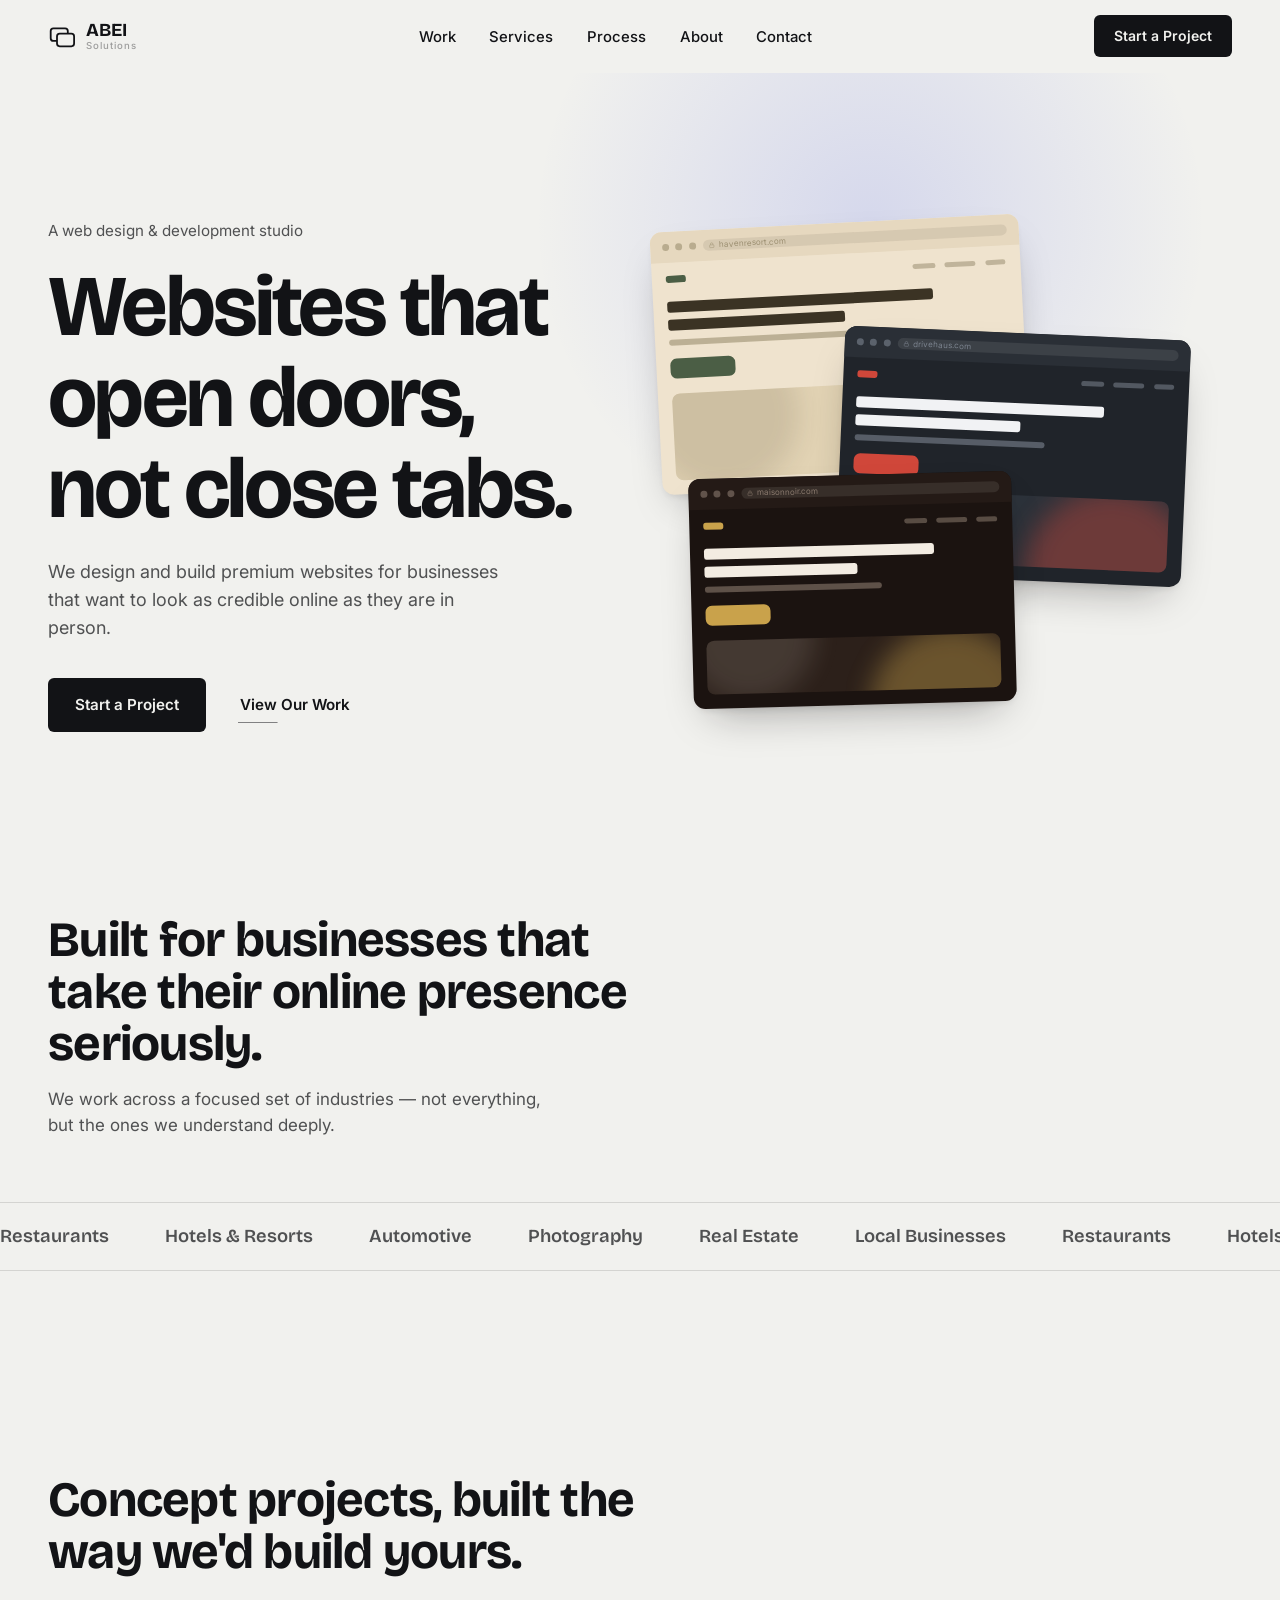
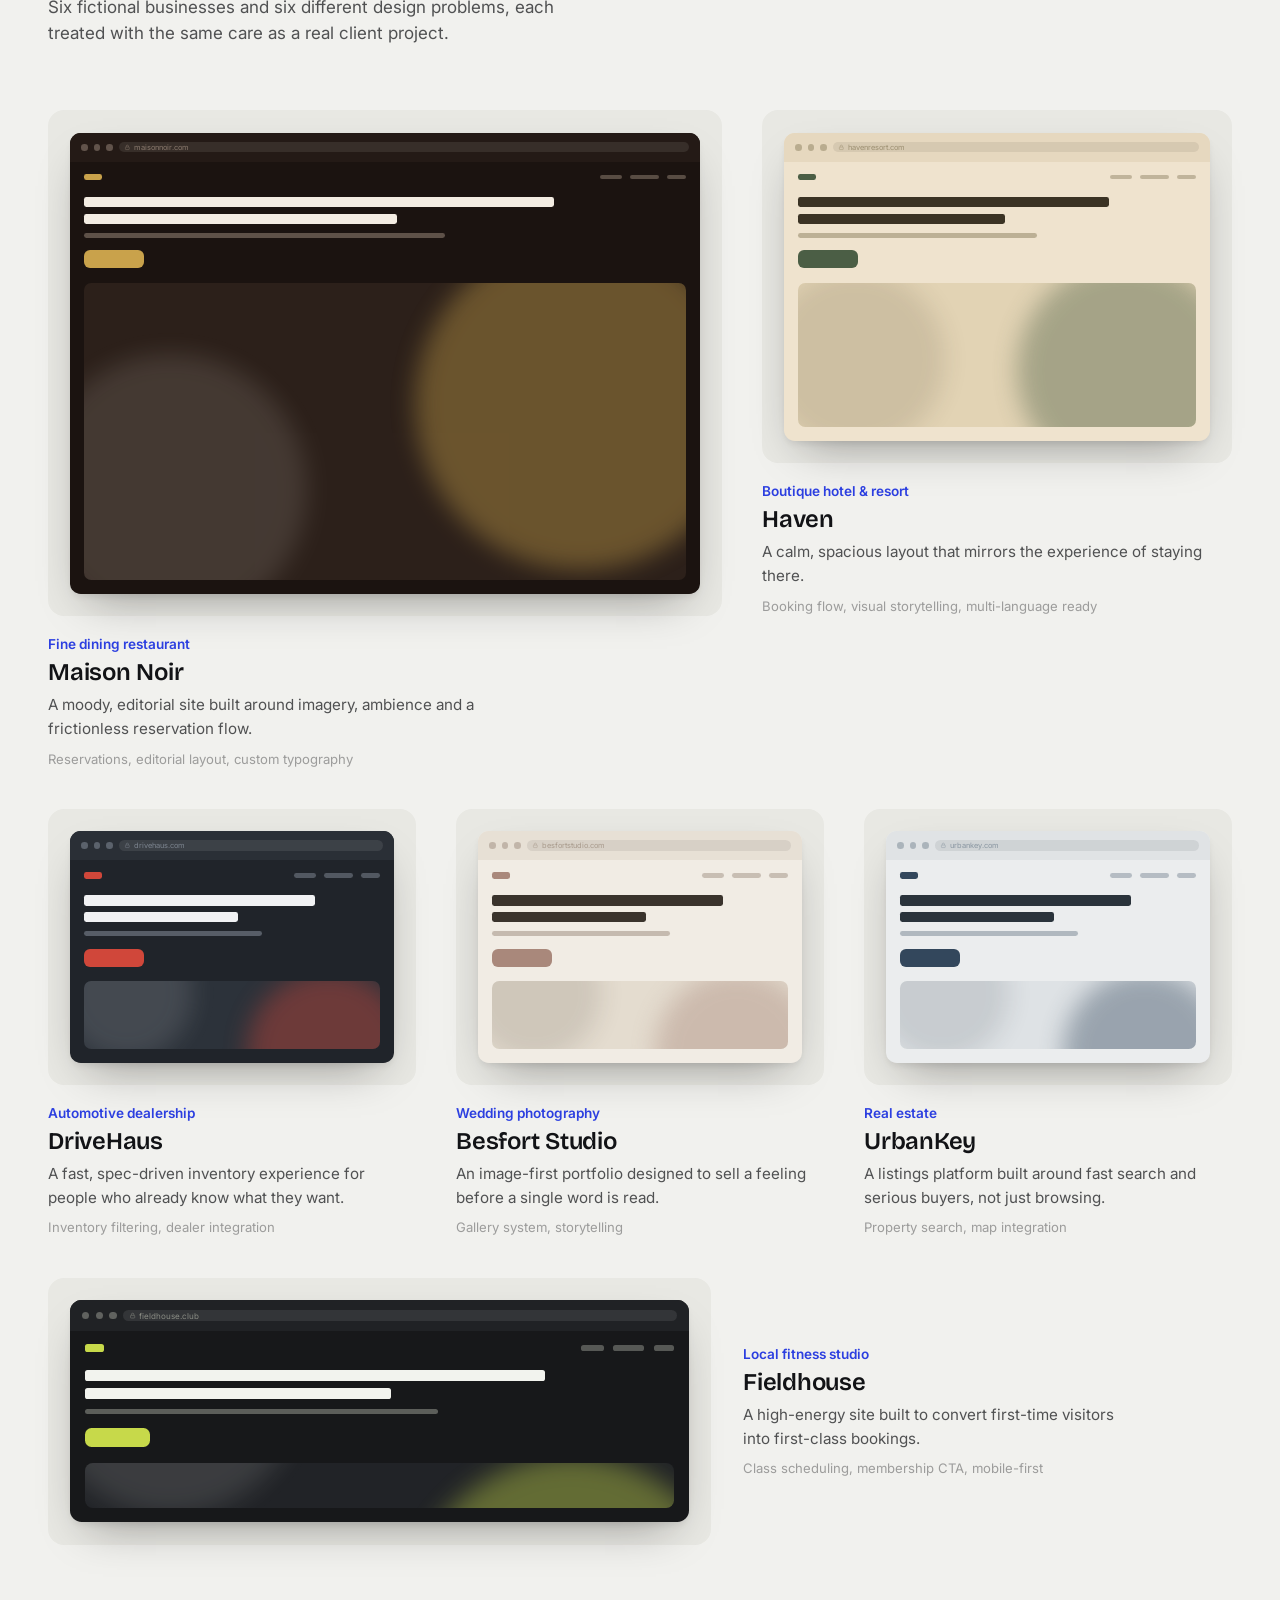
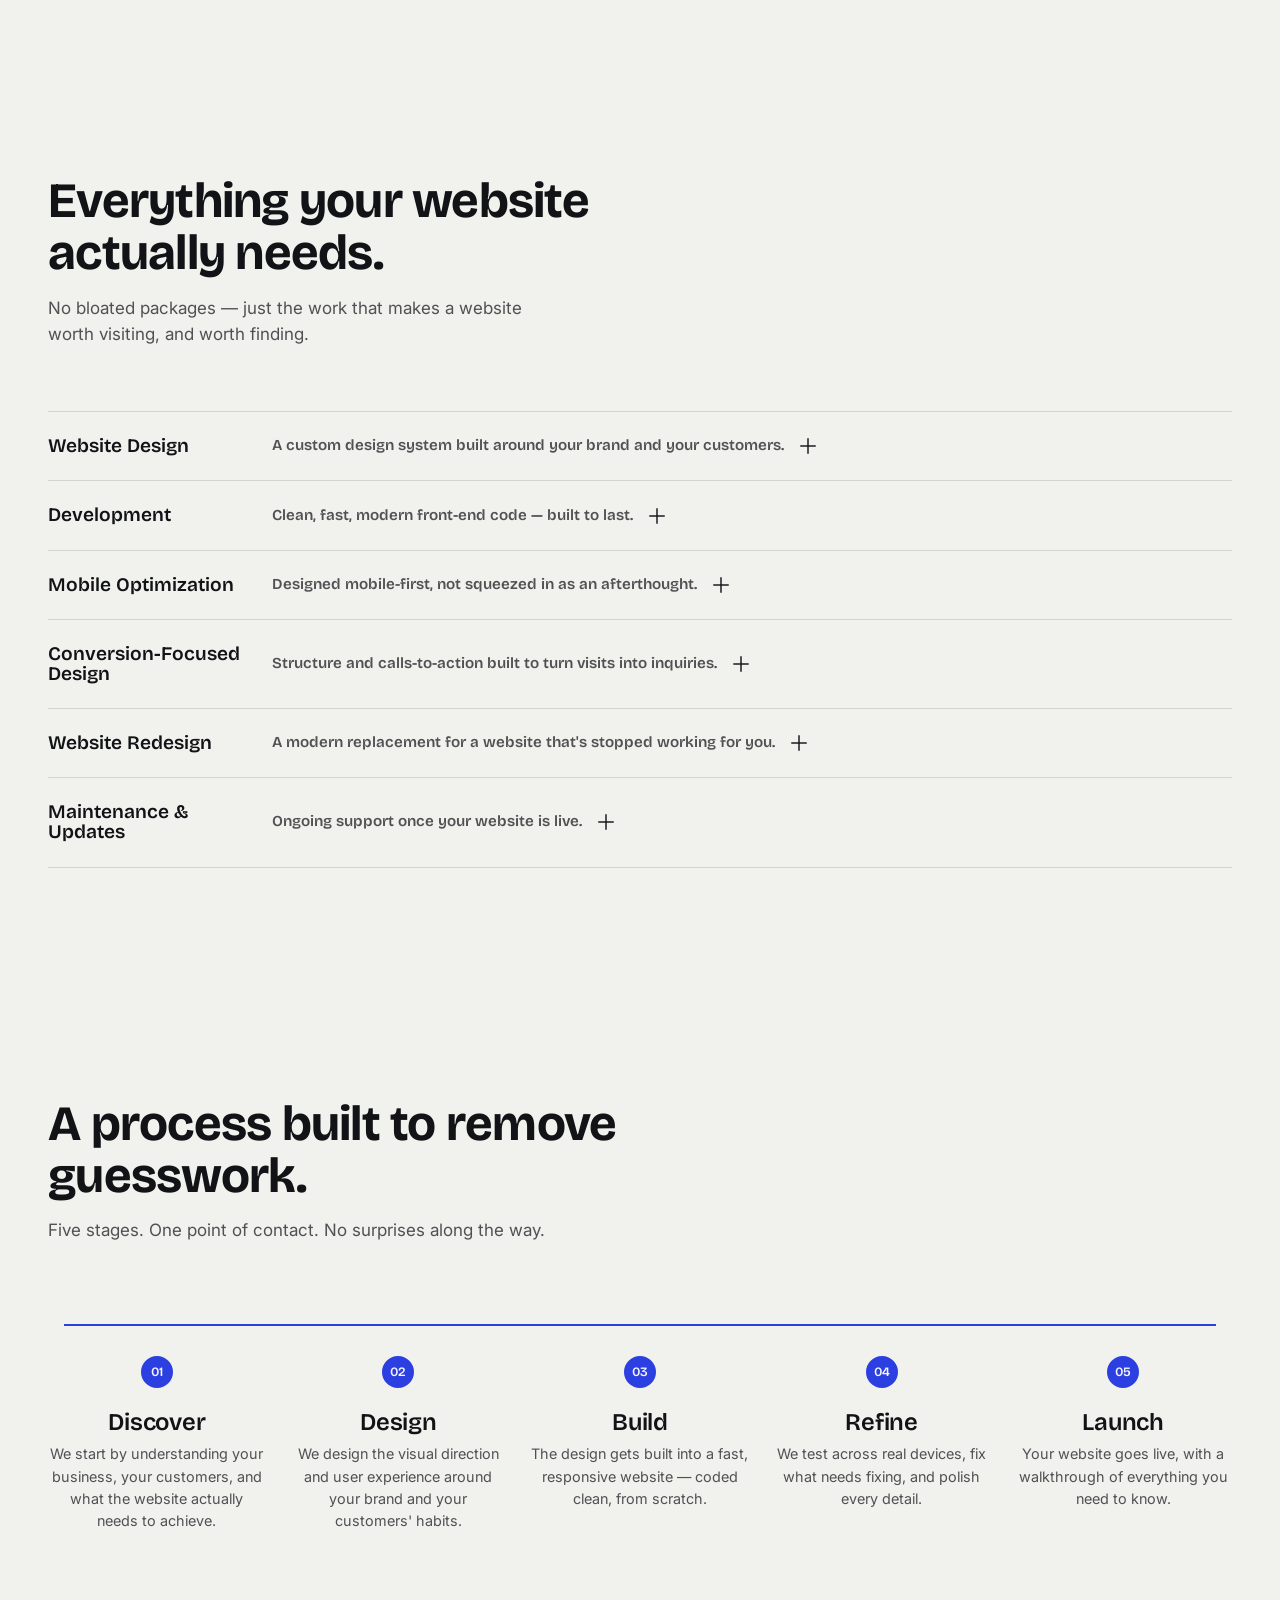
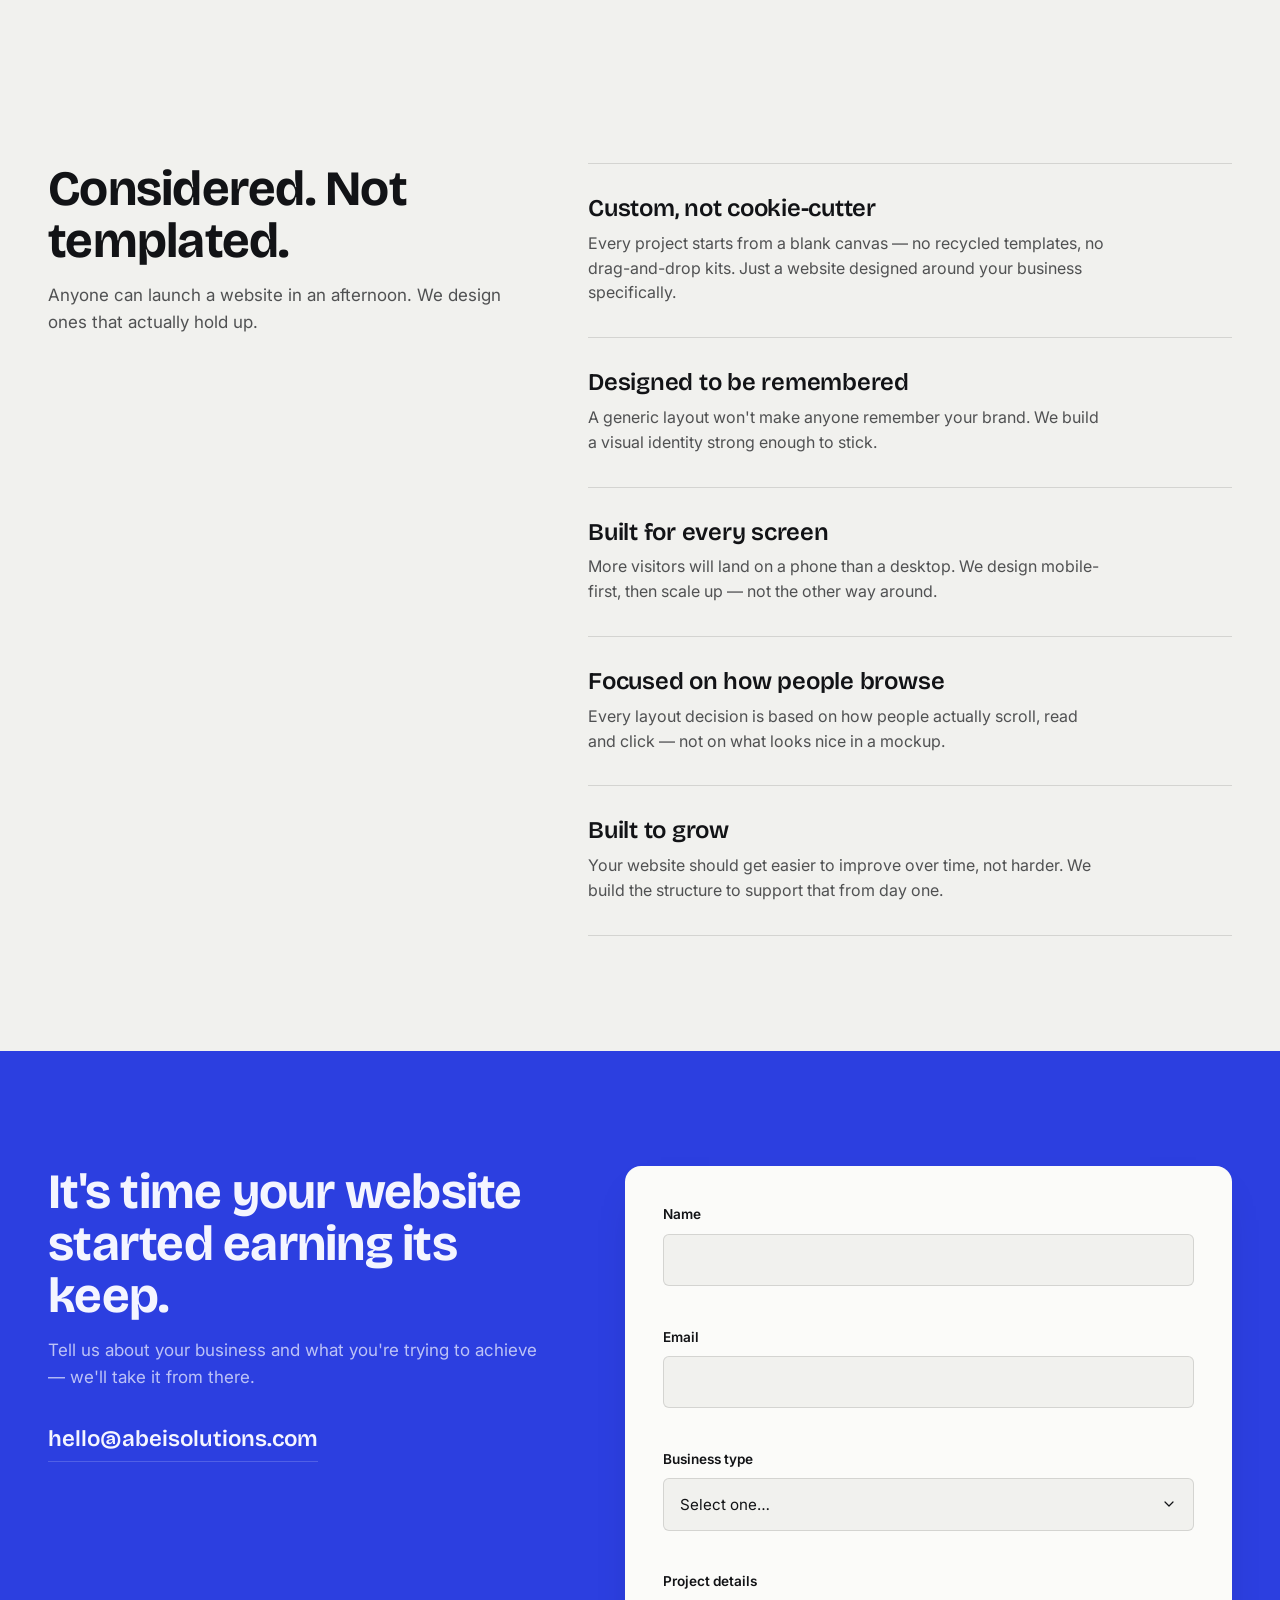
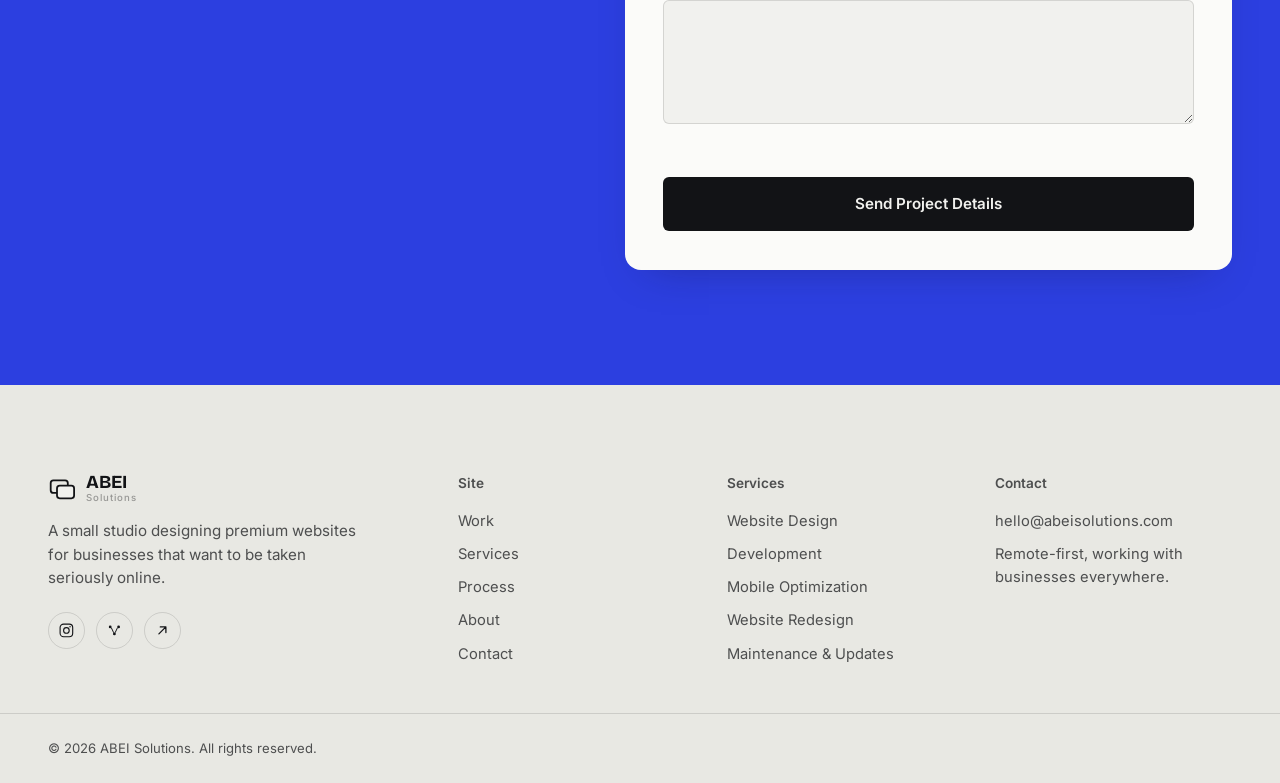
<file: index.html>
<!DOCTYPE html>
<html lang="en">
<head>
<meta charset="UTF-8">
<meta name="viewport" content="width=device-width, initial-scale=1.0">
<title>ABEI Solutions — Premium Website Design & Development Studio</title>
<meta name="description" content="ABEI Solutions designs and builds premium, high-converting websites for restaurants, hotels, real estate, automotive brands and local businesses.">
<meta name="theme-color" content="#F1F1EE">

<meta property="og:type" content="website">
<meta property="og:title" content="ABEI Solutions — Premium Website Design & Development Studio">
<meta property="og:description" content="Modern, high-converting websites for businesses that want to look more professional, trustworthy and established online.">
<meta property="og:url" content="https://www.abeisolutions.com">
<!-- Add a real hosted image here before deploying -->
<meta property="og:image" content="https://www.abeisolutions.com/og-image.jpg">
<meta name="twitter:card" content="summary_large_image">

<link rel="icon" type="image/svg+xml" href="data:image/svg+xml,%3Csvg xmlns='http://www.w3.org/2000/svg' viewBox='0 0 64 64'%3E%3Crect width='64' height='64' rx='14' fill='%23121316'/%3E%3Crect x='14' y='16' width='27' height='20' rx='3' fill='none' stroke='%23F1F1EE' stroke-width='3'/%3E%3Crect x='23' y='28' width='27' height='20' rx='3' fill='%23121316' stroke='%23F1F1EE' stroke-width='3'/%3E%3C/svg%3E">

<link rel="preconnect" href="https://fonts.googleapis.com">
<link rel="preconnect" href="https://fonts.gstatic.com" crossorigin>
<link href="https://fonts.googleapis.com/css2?family=Bricolage+Grotesque:opsz,wght@12..96,400;12..96,500;12..96,600;12..96,700;12..96,800&family=Inter:wght@400;500;600;700&display=swap" rel="stylesheet">

<link rel="stylesheet" href="style.css">

<script type="application/ld+json">
{
  "@context": "https://schema.org",
  "@type": "ProfessionalService",
  "name": "ABEI Solutions",
  "description": "Premium website design and development studio for restaurants, hotels, real estate, automotive brands and local businesses.",
  "url": "https://www.abeisolutions.com",
  "email": "hello@abeisolutions.com",
  "areaServed": "Worldwide"
}
</script>
</head>
<body>

<a class="skip-link" href="#main">Skip to content</a>

<header class="site-header" id="siteHeader">
  <div class="container nav-bar">
    <a class="logo" href="#top" aria-label="ABEI Solutions — back to top">
      <svg class="logo-mark" viewBox="0 0 32 32" aria-hidden="true">
        <rect x="3" y="7" width="19" height="14" rx="3" fill="none" stroke="currentColor" stroke-width="2"/>
        <rect x="10" y="13" width="19" height="14" rx="3" class="logo-mark-front" stroke="currentColor" stroke-width="2"/>
      </svg>
      <span class="logo-word">ABEI<span class="logo-sub">Solutions</span></span>
    </a>

    <nav class="nav" aria-label="Primary">
      <ul class="nav-links">
        <li><a href="#work">Work</a></li>
        <li><a href="#services">Services</a></li>
        <li><a href="#process">Process</a></li>
        <li><a href="#about">About</a></li>
        <li><a href="#contact">Contact</a></li>
      </ul>
    </nav>

    <div class="nav-right">
      <a href="#contact" class="btn btn-primary btn-sm">Start a Project</a>
      <button class="nav-toggle" id="navToggle" type="button" aria-expanded="false" aria-controls="mobileMenu" aria-label="Open menu">
        <span class="bar"></span><span class="bar"></span><span class="bar"></span>
      </button>
    </div>
  </div>
</header>

<div class="mobile-menu" id="mobileMenu">
  <div class="mobile-menu-head">
    <span class="logo-word">ABEI<span class="logo-sub">Solutions</span></span>
    <button class="mobile-menu-close" id="mobileMenuClose" type="button" aria-label="Close menu">
      <svg viewBox="0 0 24 24" aria-hidden="true"><path d="M5 5L19 19M19 5L5 19" stroke="currentColor" stroke-width="1.8" stroke-linecap="round"/></svg>
    </button>
  </div>
  <nav aria-label="Mobile">
    <ul class="mobile-nav-links">
      <li><a href="#work">Work</a></li>
      <li><a href="#services">Services</a></li>
      <li><a href="#process">Process</a></li>
      <li><a href="#about">About</a></li>
      <li><a href="#contact">Contact</a></li>
    </ul>
  </nav>
  <a href="#contact" class="btn btn-primary">Start a Project</a>
</div>

<main id="main">

  <section class="hero" id="top">
    <div class="hero-glow" aria-hidden="true"></div>
    <div class="container hero-grid">
      <div class="hero-copy">
        <p class="hero-kicker" style="--d:0">A web design &amp; development studio</p>
        <h1 class="hero-title" style="--d:1">Websites that open doors, not close tabs.</h1>
        <p class="hero-sub" style="--d:2">We design and build premium websites for businesses that want to look as credible online as they are in person.</p>
        <div class="hero-actions" style="--d:3">
          <a href="#contact" class="btn btn-primary" id="heroCta">Start a Project</a>
          <a href="#work" class="btn btn-secondary">View Our Work</a>
        </div>
      </div>

      <div class="hero-visual" aria-hidden="true" style="--d:4">
        <div class="mock-slot mock-slot--1" data-depth="0.5">
          <div class="mock-float">
            <div class="browser-mock browser-mock--hero browser-mock--haven">
              <div class="browser-chrome">
                <span class="dot"></span><span class="dot"></span><span class="dot"></span>
                <div class="browser-url">
                  <svg viewBox="0 0 24 24" aria-hidden="true"><rect x="5" y="11" width="14" height="9" rx="2" fill="none" stroke="currentColor" stroke-width="1.6"/><path d="M8 11V8a4 4 0 018 0v3" fill="none" stroke="currentColor" stroke-width="1.6"/></svg>
                  havenresort.com
                </div>
              </div>
              <div class="browser-page">
                <div class="page-nav">
                  <span class="page-logo"></span>
                  <span class="page-links"><span class="page-link"></span><span class="page-link"></span><span class="page-link"></span></span>
                </div>
                <div class="page-hero">
                  <span class="page-heading-line"></span>
                  <span class="page-heading-line short"></span>
                  <span class="page-text-line"></span>
                  <span class="page-cta"></span>
                </div>
                <div class="page-media"></div>
              </div>
            </div>
          </div>
        </div>

        <div class="mock-slot mock-slot--2" data-depth="0.85">
          <div class="mock-float">
            <div class="browser-mock browser-mock--hero browser-mock--drive">
              <div class="browser-chrome">
                <span class="dot"></span><span class="dot"></span><span class="dot"></span>
                <div class="browser-url">
                  <svg viewBox="0 0 24 24" aria-hidden="true"><rect x="5" y="11" width="14" height="9" rx="2" fill="none" stroke="currentColor" stroke-width="1.6"/><path d="M8 11V8a4 4 0 018 0v3" fill="none" stroke="currentColor" stroke-width="1.6"/></svg>
                  drivehaus.com
                </div>
              </div>
              <div class="browser-page">
                <div class="page-nav">
                  <span class="page-logo"></span>
                  <span class="page-links"><span class="page-link"></span><span class="page-link"></span><span class="page-link"></span></span>
                </div>
                <div class="page-hero">
                  <span class="page-heading-line"></span>
                  <span class="page-heading-line short"></span>
                  <span class="page-text-line"></span>
                  <span class="page-cta"></span>
                </div>
                <div class="page-media"></div>
              </div>
            </div>
          </div>
        </div>

        <div class="mock-slot mock-slot--3" data-depth="1.15">
          <div class="mock-float">
            <div class="browser-mock browser-mock--hero browser-mock--noir">
              <div class="browser-chrome">
                <span class="dot"></span><span class="dot"></span><span class="dot"></span>
                <div class="browser-url">
                  <svg viewBox="0 0 24 24" aria-hidden="true"><rect x="5" y="11" width="14" height="9" rx="2" fill="none" stroke="currentColor" stroke-width="1.6"/><path d="M8 11V8a4 4 0 018 0v3" fill="none" stroke="currentColor" stroke-width="1.6"/></svg>
                  maisonnoir.com
                </div>
              </div>
              <div class="browser-page">
                <div class="page-nav">
                  <span class="page-logo"></span>
                  <span class="page-links"><span class="page-link"></span><span class="page-link"></span><span class="page-link"></span></span>
                </div>
                <div class="page-hero">
                  <span class="page-heading-line"></span>
                  <span class="page-heading-line short"></span>
                  <span class="page-text-line"></span>
                  <span class="page-cta"></span>
                </div>
                <div class="page-media"></div>
              </div>
            </div>
          </div>
        </div>
      </div>
    </div>
  </section>

  <section class="trust" aria-labelledby="trust-heading">
    <div class="container">
      <div class="section-head">
        <h2 id="trust-heading">Built for businesses that take their online presence seriously.</h2>
        <p class="section-sub">We work across a focused set of industries — not everything, but the ones we understand deeply.</p>
      </div>
    </div>
    <div class="marquee">
      <div class="marquee-track">
        <span class="marquee-item">Restaurants</span>
        <span class="marquee-item">Hotels &amp; Resorts</span>
        <span class="marquee-item">Automotive</span>
        <span class="marquee-item">Photography</span>
        <span class="marquee-item">Real Estate</span>
        <span class="marquee-item">Local Businesses</span>
        <span class="marquee-item" aria-hidden="true">Restaurants</span>
        <span class="marquee-item" aria-hidden="true">Hotels &amp; Resorts</span>
        <span class="marquee-item" aria-hidden="true">Automotive</span>
        <span class="marquee-item" aria-hidden="true">Photography</span>
        <span class="marquee-item" aria-hidden="true">Real Estate</span>
        <span class="marquee-item" aria-hidden="true">Local Businesses</span>
      </div>
    </div>
  </section>

  <section class="work" id="work" aria-labelledby="work-heading">
    <div class="container">
      <div class="section-head">
        <h2 id="work-heading">Concept projects, built the way we'd build yours.</h2>
        <p class="section-sub">Six fictional businesses and six different design problems, each treated with the same care as a real client project.</p>
      </div>

      <div class="portfolio-grid">

        <article class="project-card col-7">
          <div class="project-visual">
            <div class="browser-mock browser-mock--card browser-mock--noir">
              <div class="browser-chrome"><span class="dot"></span><span class="dot"></span><span class="dot"></span>
                <div class="browser-url"><svg viewBox="0 0 24 24" aria-hidden="true"><rect x="5" y="11" width="14" height="9" rx="2" fill="none" stroke="currentColor" stroke-width="1.6"/><path d="M8 11V8a4 4 0 018 0v3" fill="none" stroke="currentColor" stroke-width="1.6"/></svg>maisonnoir.com</div>
              </div>
              <div class="browser-page">
                <div class="page-nav"><span class="page-logo"></span><span class="page-links"><span class="page-link"></span><span class="page-link"></span><span class="page-link"></span></span></div>
                <div class="page-hero"><span class="page-heading-line"></span><span class="page-heading-line short"></span><span class="page-text-line"></span><span class="page-cta"></span></div>
                <div class="page-media"></div>
              </div>
            </div>
          </div>
          <div class="project-meta">
            <p class="project-category">Fine dining restaurant</p>
            <h3 class="project-title">Maison Noir</h3>
            <p class="project-desc">A moody, editorial site built around imagery, ambience and a frictionless reservation flow.</p>
            <p class="project-tags">Reservations, editorial layout, custom typography</p>
          </div>
        </article>

        <article class="project-card col-5">
          <div class="project-visual">
            <div class="browser-mock browser-mock--card browser-mock--haven">
              <div class="browser-chrome"><span class="dot"></span><span class="dot"></span><span class="dot"></span>
                <div class="browser-url"><svg viewBox="0 0 24 24" aria-hidden="true"><rect x="5" y="11" width="14" height="9" rx="2" fill="none" stroke="currentColor" stroke-width="1.6"/><path d="M8 11V8a4 4 0 018 0v3" fill="none" stroke="currentColor" stroke-width="1.6"/></svg>havenresort.com</div>
              </div>
              <div class="browser-page">
                <div class="page-nav"><span class="page-logo"></span><span class="page-links"><span class="page-link"></span><span class="page-link"></span><span class="page-link"></span></span></div>
                <div class="page-hero"><span class="page-heading-line"></span><span class="page-heading-line short"></span><span class="page-text-line"></span><span class="page-cta"></span></div>
                <div class="page-media"></div>
              </div>
            </div>
          </div>
          <div class="project-meta">
            <p class="project-category">Boutique hotel &amp; resort</p>
            <h3 class="project-title">Haven</h3>
            <p class="project-desc">A calm, spacious layout that mirrors the experience of staying there.</p>
            <p class="project-tags">Booking flow, visual storytelling, multi-language ready</p>
          </div>
        </article>

        <article class="project-card col-4">
          <div class="project-visual">
            <div class="browser-mock browser-mock--card browser-mock--drive">
              <div class="browser-chrome"><span class="dot"></span><span class="dot"></span><span class="dot"></span>
                <div class="browser-url"><svg viewBox="0 0 24 24" aria-hidden="true"><rect x="5" y="11" width="14" height="9" rx="2" fill="none" stroke="currentColor" stroke-width="1.6"/><path d="M8 11V8a4 4 0 018 0v3" fill="none" stroke="currentColor" stroke-width="1.6"/></svg>drivehaus.com</div>
              </div>
              <div class="browser-page">
                <div class="page-nav"><span class="page-logo"></span><span class="page-links"><span class="page-link"></span><span class="page-link"></span><span class="page-link"></span></span></div>
                <div class="page-hero"><span class="page-heading-line"></span><span class="page-heading-line short"></span><span class="page-text-line"></span><span class="page-cta"></span></div>
                <div class="page-media"></div>
              </div>
            </div>
          </div>
          <div class="project-meta">
            <p class="project-category">Automotive dealership</p>
            <h3 class="project-title">DriveHaus</h3>
            <p class="project-desc">A fast, spec-driven inventory experience for people who already know what they want.</p>
            <p class="project-tags">Inventory filtering, dealer integration</p>
          </div>
        </article>

        <article class="project-card col-4">
          <div class="project-visual">
            <div class="browser-mock browser-mock--card browser-mock--besfort">
              <div class="browser-chrome"><span class="dot"></span><span class="dot"></span><span class="dot"></span>
                <div class="browser-url"><svg viewBox="0 0 24 24" aria-hidden="true"><rect x="5" y="11" width="14" height="9" rx="2" fill="none" stroke="currentColor" stroke-width="1.6"/><path d="M8 11V8a4 4 0 018 0v3" fill="none" stroke="currentColor" stroke-width="1.6"/></svg>besfortstudio.com</div>
              </div>
              <div class="browser-page">
                <div class="page-nav"><span class="page-logo"></span><span class="page-links"><span class="page-link"></span><span class="page-link"></span><span class="page-link"></span></span></div>
                <div class="page-hero"><span class="page-heading-line"></span><span class="page-heading-line short"></span><span class="page-text-line"></span><span class="page-cta"></span></div>
                <div class="page-media"></div>
              </div>
            </div>
          </div>
          <div class="project-meta">
            <p class="project-category">Wedding photography</p>
            <h3 class="project-title">Besfort Studio</h3>
            <p class="project-desc">An image-first portfolio designed to sell a feeling before a single word is read.</p>
            <p class="project-tags">Gallery system, storytelling</p>
          </div>
        </article>

        <article class="project-card col-4">
          <div class="project-visual">
            <div class="browser-mock browser-mock--card browser-mock--urbankey">
              <div class="browser-chrome"><span class="dot"></span><span class="dot"></span><span class="dot"></span>
                <div class="browser-url"><svg viewBox="0 0 24 24" aria-hidden="true"><rect x="5" y="11" width="14" height="9" rx="2" fill="none" stroke="currentColor" stroke-width="1.6"/><path d="M8 11V8a4 4 0 018 0v3" fill="none" stroke="currentColor" stroke-width="1.6"/></svg>urbankey.com</div>
              </div>
              <div class="browser-page">
                <div class="page-nav"><span class="page-logo"></span><span class="page-links"><span class="page-link"></span><span class="page-link"></span><span class="page-link"></span></span></div>
                <div class="page-hero"><span class="page-heading-line"></span><span class="page-heading-line short"></span><span class="page-text-line"></span><span class="page-cta"></span></div>
                <div class="page-media"></div>
              </div>
            </div>
          </div>
          <div class="project-meta">
            <p class="project-category">Real estate</p>
            <h3 class="project-title">UrbanKey</h3>
            <p class="project-desc">A listings platform built around fast search and serious buyers, not just browsing.</p>
            <p class="project-tags">Property search, map integration</p>
          </div>
        </article>

        <article class="project-card col-12 project-card--featured">
          <div class="project-visual">
            <div class="browser-mock browser-mock--card browser-mock--xl browser-mock--fieldhouse">
              <div class="browser-chrome"><span class="dot"></span><span class="dot"></span><span class="dot"></span>
                <div class="browser-url"><svg viewBox="0 0 24 24" aria-hidden="true"><rect x="5" y="11" width="14" height="9" rx="2" fill="none" stroke="currentColor" stroke-width="1.6"/><path d="M8 11V8a4 4 0 018 0v3" fill="none" stroke="currentColor" stroke-width="1.6"/></svg>fieldhouse.club</div>
              </div>
              <div class="browser-page">
                <div class="page-nav"><span class="page-logo"></span><span class="page-links"><span class="page-link"></span><span class="page-link"></span><span class="page-link"></span></span></div>
                <div class="page-hero"><span class="page-heading-line"></span><span class="page-heading-line short"></span><span class="page-text-line"></span><span class="page-cta"></span></div>
                <div class="page-media"></div>
              </div>
            </div>
          </div>
          <div class="project-meta">
            <p class="project-category">Local fitness studio</p>
            <h3 class="project-title">Fieldhouse</h3>
            <p class="project-desc">A high-energy site built to convert first-time visitors into first-class bookings.</p>
            <p class="project-tags">Class scheduling, membership CTA, mobile-first</p>
          </div>
        </article>

      </div>
    </div>
  </section>

  <section class="services" id="services" aria-labelledby="services-heading">
    <div class="container">
      <div class="section-head">
        <h2 id="services-heading">Everything your website actually needs.</h2>
        <p class="section-sub">No bloated packages — just the work that makes a website worth visiting, and worth finding.</p>
      </div>

      <div class="services-list">

        <div class="service-row">
          <h3><button class="service-header" type="button" aria-expanded="false" aria-controls="panel-1" id="header-1">
            <span class="service-name">Website Design</span>
            <span class="service-teaser">A custom design system built around your brand and your customers.</span>
            <span class="service-icon" aria-hidden="true"><span></span><span></span></span>
          </button></h3>
          <div class="service-panel" id="panel-1" role="region" aria-labelledby="header-1">
            <div class="service-panel-inner">
              <p class="service-desc">We design every page around how your specific customers browse and decide — not a generic layout reused across clients.</p>
              <ul class="service-included">
                <li>Visual identity direction</li>
                <li>Custom page layouts</li>
                <li>Content &amp; copy structure</li>
                <li>Design handoff files</li>
              </ul>
            </div>
          </div>
        </div>

        <div class="service-row">
          <h3><button class="service-header" type="button" aria-expanded="false" aria-controls="panel-2" id="header-2">
            <span class="service-name">Development</span>
            <span class="service-teaser">Clean, fast, modern front-end code — built to last.</span>
            <span class="service-icon" aria-hidden="true"><span></span><span></span></span>
          </button></h3>
          <div class="service-panel" id="panel-2" role="region" aria-labelledby="header-2">
            <div class="service-panel-inner">
              <p class="service-desc">Every site is hand-coded for speed and stability, without the bloat that comes from page builders and heavy frameworks.</p>
              <ul class="service-included">
                <li>Semantic, accessible markup</li>
                <li>Cross-browser testing</li>
                <li>Performance optimization</li>
                <li>Clean, documented code</li>
              </ul>
            </div>
          </div>
        </div>

        <div class="service-row">
          <h3><button class="service-header" type="button" aria-expanded="false" aria-controls="panel-3" id="header-3">
            <span class="service-name">Mobile Optimization</span>
            <span class="service-teaser">Designed mobile-first, not squeezed in as an afterthought.</span>
            <span class="service-icon" aria-hidden="true"><span></span><span></span></span>
          </button></h3>
          <div class="service-panel" id="panel-3" role="region" aria-labelledby="header-3">
            <div class="service-panel-inner">
              <p class="service-desc">We design and test on real breakpoints, not just a resized browser window, so the experience holds up on any device.</p>
              <ul class="service-included">
                <li>Touch-friendly interfaces</li>
                <li>Real-device testing</li>
                <li>Adaptive layouts</li>
                <li>Readable typography at every size</li>
              </ul>
            </div>
          </div>
        </div>

        <div class="service-row">
          <h3><button class="service-header" type="button" aria-expanded="false" aria-controls="panel-4" id="header-4">
            <span class="service-name">Conversion-Focused Design</span>
            <span class="service-teaser">Structure and calls-to-action built to turn visits into inquiries.</span>
            <span class="service-icon" aria-hidden="true"><span></span><span></span></span>
          </button></h3>
          <div class="service-panel" id="panel-4" role="region" aria-labelledby="header-4">
            <div class="service-panel-inner">
              <p class="service-desc">Good design should do more than look good — every section is structured to guide a visitor toward contacting you.</p>
              <ul class="service-included">
                <li>Clear visual hierarchy</li>
                <li>Strategic CTA placement</li>
                <li>Friction-free contact forms</li>
                <li>Behavior-informed layout</li>
              </ul>
            </div>
          </div>
        </div>

        <div class="service-row">
          <h3><button class="service-header" type="button" aria-expanded="false" aria-controls="panel-5" id="header-5">
            <span class="service-name">Website Redesign</span>
            <span class="service-teaser">A modern replacement for a website that's stopped working for you.</span>
            <span class="service-icon" aria-hidden="true"><span></span><span></span></span>
          </button></h3>
          <div class="service-panel" id="panel-5" role="region" aria-labelledby="header-5">
            <div class="service-panel-inner">
              <p class="service-desc">We rebuild outdated websites from the ground up — keeping what works, replacing what doesn't, and modernizing the rest.</p>
              <ul class="service-included">
                <li>Full design audit</li>
                <li>Content migration</li>
                <li>Modern visual refresh</li>
                <li>SEO-conscious rebuild</li>
              </ul>
            </div>
          </div>
        </div>

        <div class="service-row">
          <h3><button class="service-header" type="button" aria-expanded="false" aria-controls="panel-6" id="header-6">
            <span class="service-name">Maintenance &amp; Updates</span>
            <span class="service-teaser">Ongoing support once your website is live.</span>
            <span class="service-icon" aria-hidden="true"><span></span><span></span></span>
          </button></h3>
          <div class="service-panel" id="panel-6" role="region" aria-labelledby="header-6">
            <div class="service-panel-inner">
              <p class="service-desc">Websites need small updates over time. We handle the changes so you don't have to think about them.</p>
              <ul class="service-included">
                <li>Content updates</li>
                <li>Security &amp; software updates</li>
                <li>Small design iterations</li>
                <li>Priority support window</li>
              </ul>
            </div>
          </div>
        </div>

      </div>
    </div>
  </section>

  <section class="process" id="process" aria-labelledby="process-heading">
    <div class="container">
      <div class="section-head">
        <h2 id="process-heading">A process built to remove guesswork.</h2>
        <p class="section-sub">Five stages. One point of contact. No surprises along the way.</p>
      </div>

      <div class="process-list">
        <div class="process-line"><div class="process-line-fill" id="processFill"></div></div>

        <div class="process-step">
          <span class="process-num">01</span>
          <div class="process-body">
            <h3>Discover</h3>
            <p>We start by understanding your business, your customers, and what the website actually needs to achieve.</p>
          </div>
        </div>
        <div class="process-step">
          <span class="process-num">02</span>
          <div class="process-body">
            <h3>Design</h3>
            <p>We design the visual direction and user experience around your brand and your customers' habits.</p>
          </div>
        </div>
        <div class="process-step">
          <span class="process-num">03</span>
          <div class="process-body">
            <h3>Build</h3>
            <p>The design gets built into a fast, responsive website — coded clean, from scratch.</p>
          </div>
        </div>
        <div class="process-step">
          <span class="process-num">04</span>
          <div class="process-body">
            <h3>Refine</h3>
            <p>We test across real devices, fix what needs fixing, and polish every detail.</p>
          </div>
        </div>
        <div class="process-step">
          <span class="process-num">05</span>
          <div class="process-body">
            <h3>Launch</h3>
            <p>Your website goes live, with a walkthrough of everything you need to know.</p>
          </div>
        </div>
      </div>
    </div>
  </section>

  <section class="about" id="about" aria-labelledby="about-heading">
    <div class="container about-grid">
      <div class="section-head about-head">
        <h2 id="about-heading">Considered. Not templated.</h2>
        <p class="section-sub">Anyone can launch a website in an afternoon. We design ones that actually hold up.</p>
      </div>

      <div class="principle-list">
        <div class="principle">
          <h3 class="principle-title">Custom, not cookie-cutter</h3>
          <p class="principle-text">Every project starts from a blank canvas — no recycled templates, no drag-and-drop kits. Just a website designed around your business specifically.</p>
        </div>
        <div class="principle">
          <h3 class="principle-title">Designed to be remembered</h3>
          <p class="principle-text">A generic layout won't make anyone remember your brand. We build a visual identity strong enough to stick.</p>
        </div>
        <div class="principle">
          <h3 class="principle-title">Built for every screen</h3>
          <p class="principle-text">More visitors will land on a phone than a desktop. We design mobile-first, then scale up — not the other way around.</p>
        </div>
        <div class="principle">
          <h3 class="principle-title">Focused on how people browse</h3>
          <p class="principle-text">Every layout decision is based on how people actually scroll, read and click — not on what looks nice in a mockup.</p>
        </div>
        <div class="principle">
          <h3 class="principle-title">Built to grow</h3>
          <p class="principle-text">Your website should get easier to improve over time, not harder. We build the structure to support that from day one.</p>
        </div>
      </div>
    </div>
  </section>

  <section class="contact" id="contact" aria-labelledby="contact-heading">
    <div class="container contact-grid">
      <div class="contact-info">
        <h2 id="contact-heading">It's time your website started earning its keep.</h2>
        <p class="section-sub">Tell us about your business and what you're trying to achieve — we'll take it from there.</p>
        <a class="contact-email" href="mailto:hello@abeisolutions.com">hello@abeisolutions.com</a>
      </div>

      <div class="contact-form-wrap">
        <form class="form" id="contactForm" novalidate>
          <div class="field">
            <label for="name">Name</label>
            <input type="text" id="name" name="name" class="field-input" autocomplete="name">
            <span class="field-error" id="name-error" role="alert"></span>
          </div>
          <div class="field">
            <label for="email">Email</label>
            <input type="email" id="email" name="email" class="field-input" autocomplete="email">
            <span class="field-error" id="email-error" role="alert"></span>
          </div>
          <div class="field">
            <label for="businessType">Business type</label>
            <select id="businessType" name="businessType" class="field-input field-select">
              <option value="" disabled selected>Select one…</option>
              <option value="restaurant">Restaurant</option>
              <option value="hotel">Hotel / Resort</option>
              <option value="automotive">Automotive</option>
              <option value="photography">Photography</option>
              <option value="real-estate">Real Estate</option>
              <option value="local-service">Local Service Business</option>
              <option value="other">Other</option>
            </select>
            <span class="field-error" id="businessType-error" role="alert"></span>
          </div>
          <div class="field">
            <label for="details">Project details</label>
            <textarea id="details" name="details" class="field-input field-textarea" rows="4"></textarea>
            <span class="field-error" id="details-error" role="alert"></span>
          </div>
          <button type="submit" class="btn btn-primary form-submit">Send Project Details</button>
          <p class="visually-hidden" id="formStatus" aria-live="polite"></p>
        </form>

        <div class="form-success" id="formSuccess" tabindex="-1" hidden>
          <svg class="form-success-icon" viewBox="0 0 48 48" aria-hidden="true">
            <circle cx="24" cy="24" r="21" fill="none" stroke="currentColor" stroke-width="2"/>
            <path d="M15 24.5l6 6 12-13.5" fill="none" stroke="currentColor" stroke-width="2.3" stroke-linecap="round" stroke-linejoin="round"/>
          </svg>
          <h3>Message sent.</h3>
          <p>Thanks for reaching out — we'll follow up shortly.</p>
          <button type="button" class="btn btn-secondary" id="formReset">Send another message</button>
        </div>
      </div>
    </div>
  </section>

</main>

<footer class="site-footer">
  <div class="container footer-grid">
    <div class="footer-brand">
      <a class="logo" href="#top" aria-label="ABEI Solutions — back to top">
        <svg class="logo-mark" viewBox="0 0 32 32" aria-hidden="true">
          <rect x="3" y="7" width="19" height="14" rx="3" fill="none" stroke="currentColor" stroke-width="2"/>
          <rect x="10" y="13" width="19" height="14" rx="3" class="logo-mark-front" stroke="currentColor" stroke-width="2"/>
        </svg>
        <span class="logo-word">ABEI<span class="logo-sub">Solutions</span></span>
      </a>
      <p class="footer-blurb">A small studio designing premium websites for businesses that want to be taken seriously online.</p>
      <div class="footer-social">
        <a href="#" class="social-link" aria-label="Instagram">
          <svg viewBox="0 0 24 24" aria-hidden="true"><rect x="3" y="3" width="18" height="18" rx="5" fill="none" stroke="currentColor" stroke-width="1.6"/><circle cx="12" cy="12" r="4" fill="none" stroke="currentColor" stroke-width="1.6"/><circle cx="17.2" cy="6.8" r="1" fill="currentColor"/></svg>
        </a>
        <a href="#" class="social-link" aria-label="LinkedIn">
          <svg viewBox="0 0 24 24" aria-hidden="true"><circle cx="6" cy="7" r="2" fill="currentColor"/><circle cx="18" cy="7" r="2" fill="currentColor"/><circle cx="12" cy="17" r="2" fill="currentColor"/><path d="M7.6 8.2L11 15.4M16.4 8.2L13 15.4" stroke="currentColor" stroke-width="1.4"/></svg>
        </a>
        <a href="#" class="social-link" aria-label="X (Twitter)">
          <svg viewBox="0 0 24 24" aria-hidden="true"><path d="M7 17L17 7M9 7h8v8" fill="none" stroke="currentColor" stroke-width="1.8" stroke-linecap="round" stroke-linejoin="round"/></svg>
        </a>
      </div>
    </div>

    <div class="footer-col">
      <p class="footer-col-title">Site</p>
      <ul>
        <li><a href="#work">Work</a></li>
        <li><a href="#services">Services</a></li>
        <li><a href="#process">Process</a></li>
        <li><a href="#about">About</a></li>
        <li><a href="#contact">Contact</a></li>
      </ul>
    </div>

    <div class="footer-col">
      <p class="footer-col-title">Services</p>
      <ul>
        <li>Website Design</li>
        <li>Development</li>
        <li>Mobile Optimization</li>
        <li>Website Redesign</li>
        <li>Maintenance &amp; Updates</li>
      </ul>
    </div>

    <div class="footer-col">
      <p class="footer-col-title">Contact</p>
      <ul>
        <li><a href="mailto:hello@abeisolutions.com">hello@abeisolutions.com</a></li>
        <li>Remote-first, working with businesses everywhere.</li>
      </ul>
    </div>
  </div>

  <div class="container footer-bottom">
    <p>&copy; <span id="year"></span> ABEI Solutions. All rights reserved.</p>
  </div>
</footer>

<script src="script.js" defer></script>
</body>
</html>
</file>
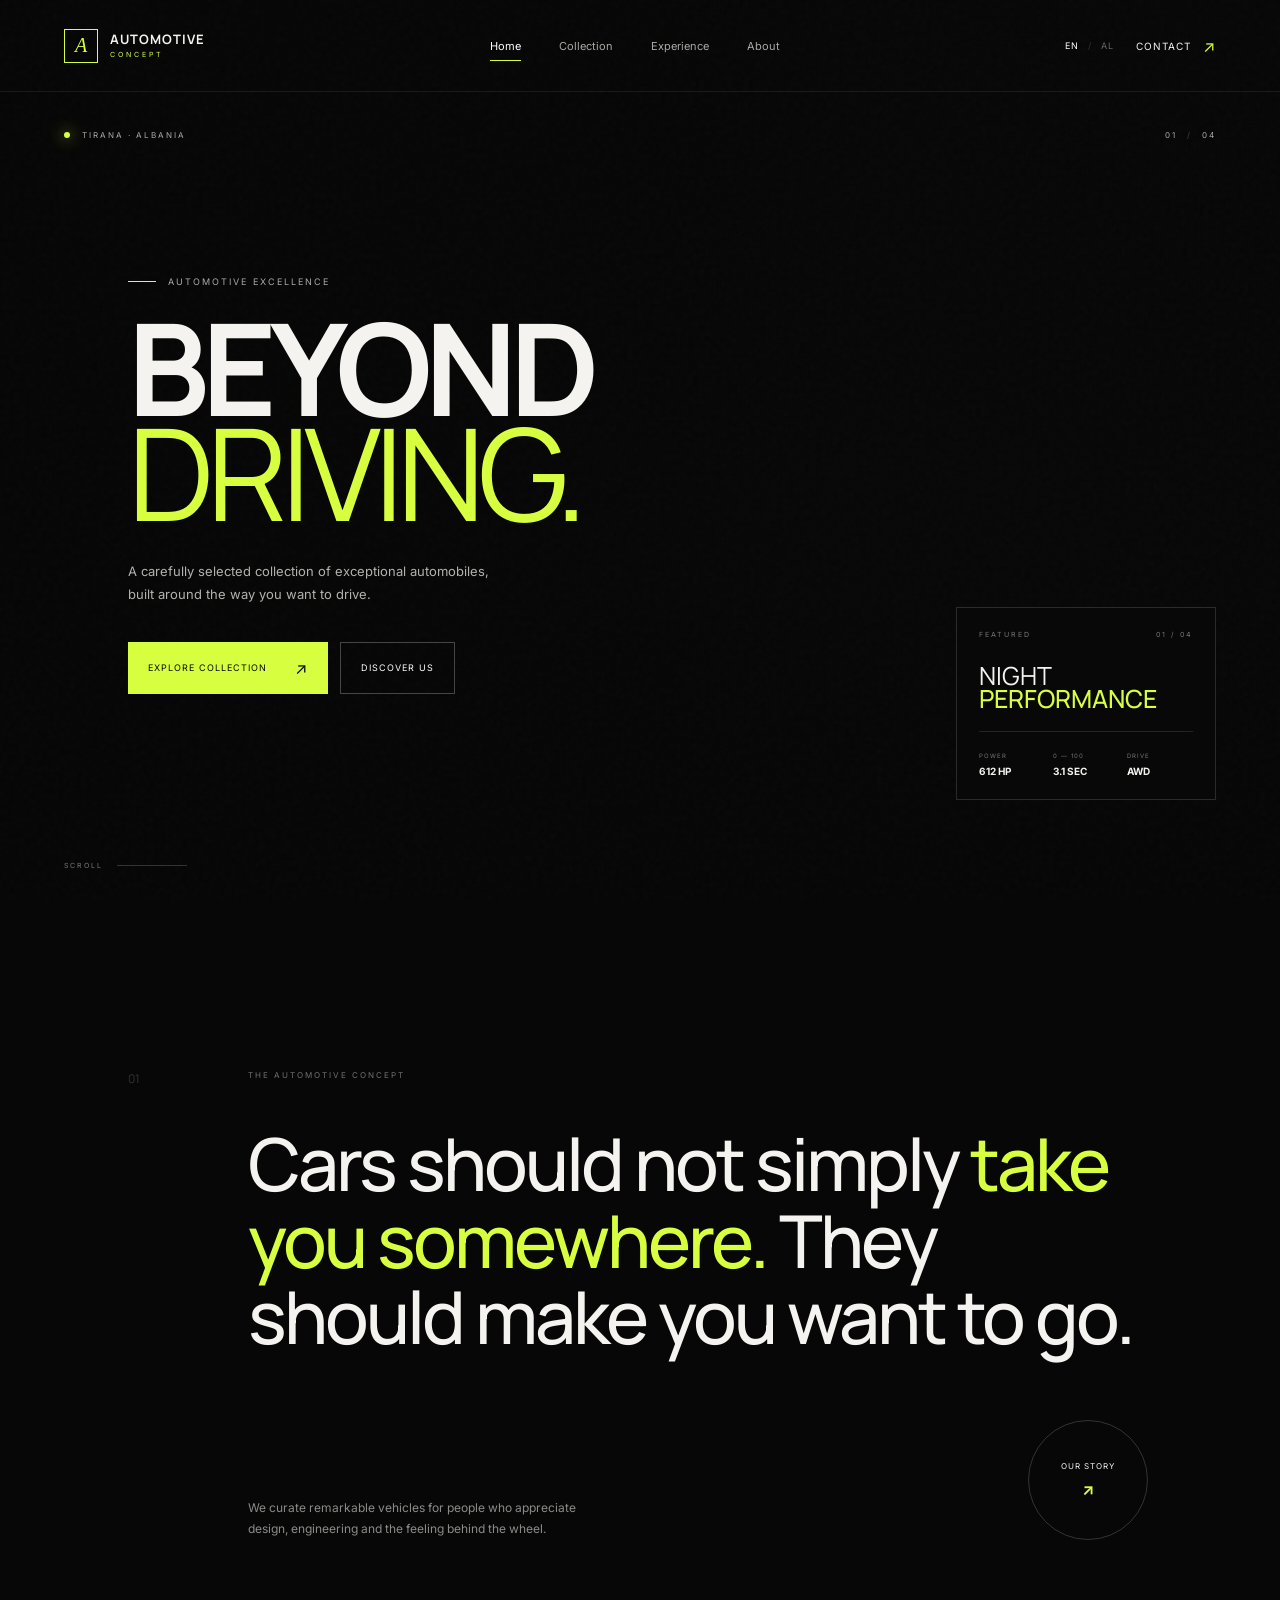
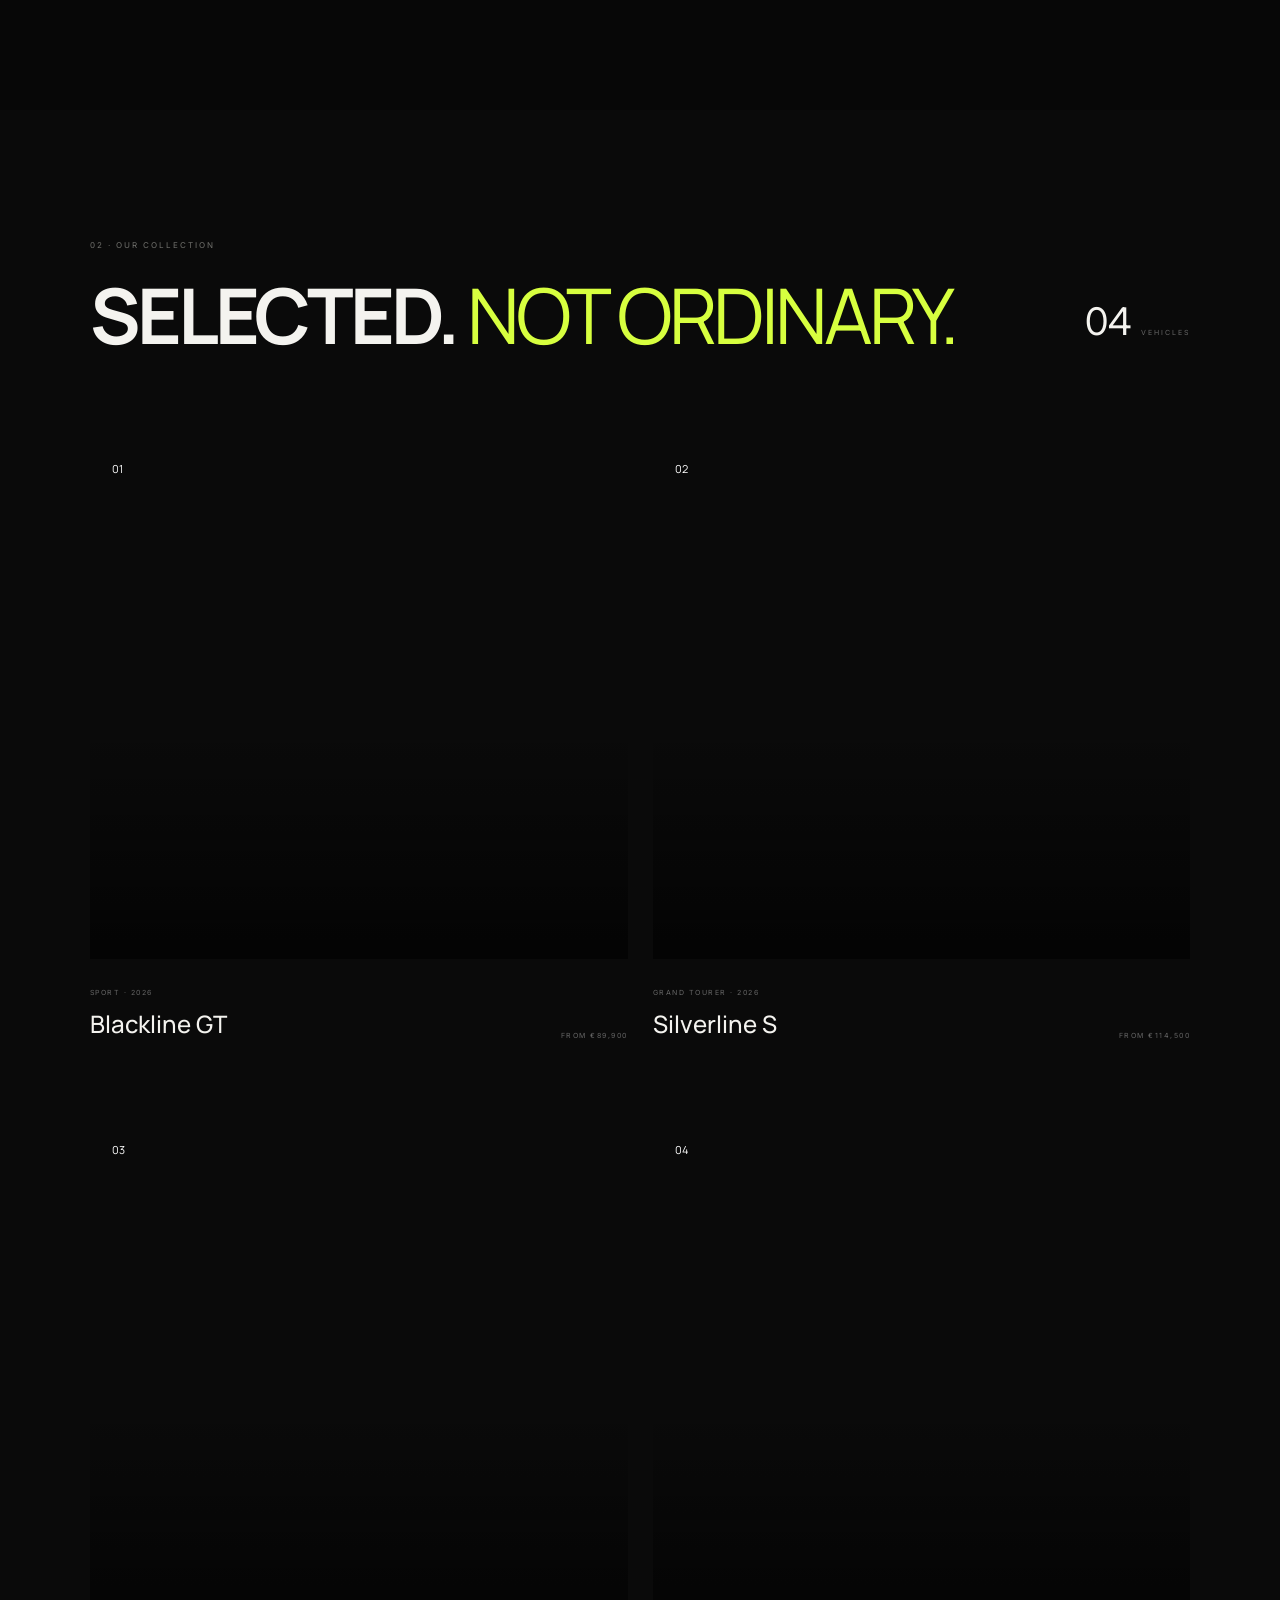
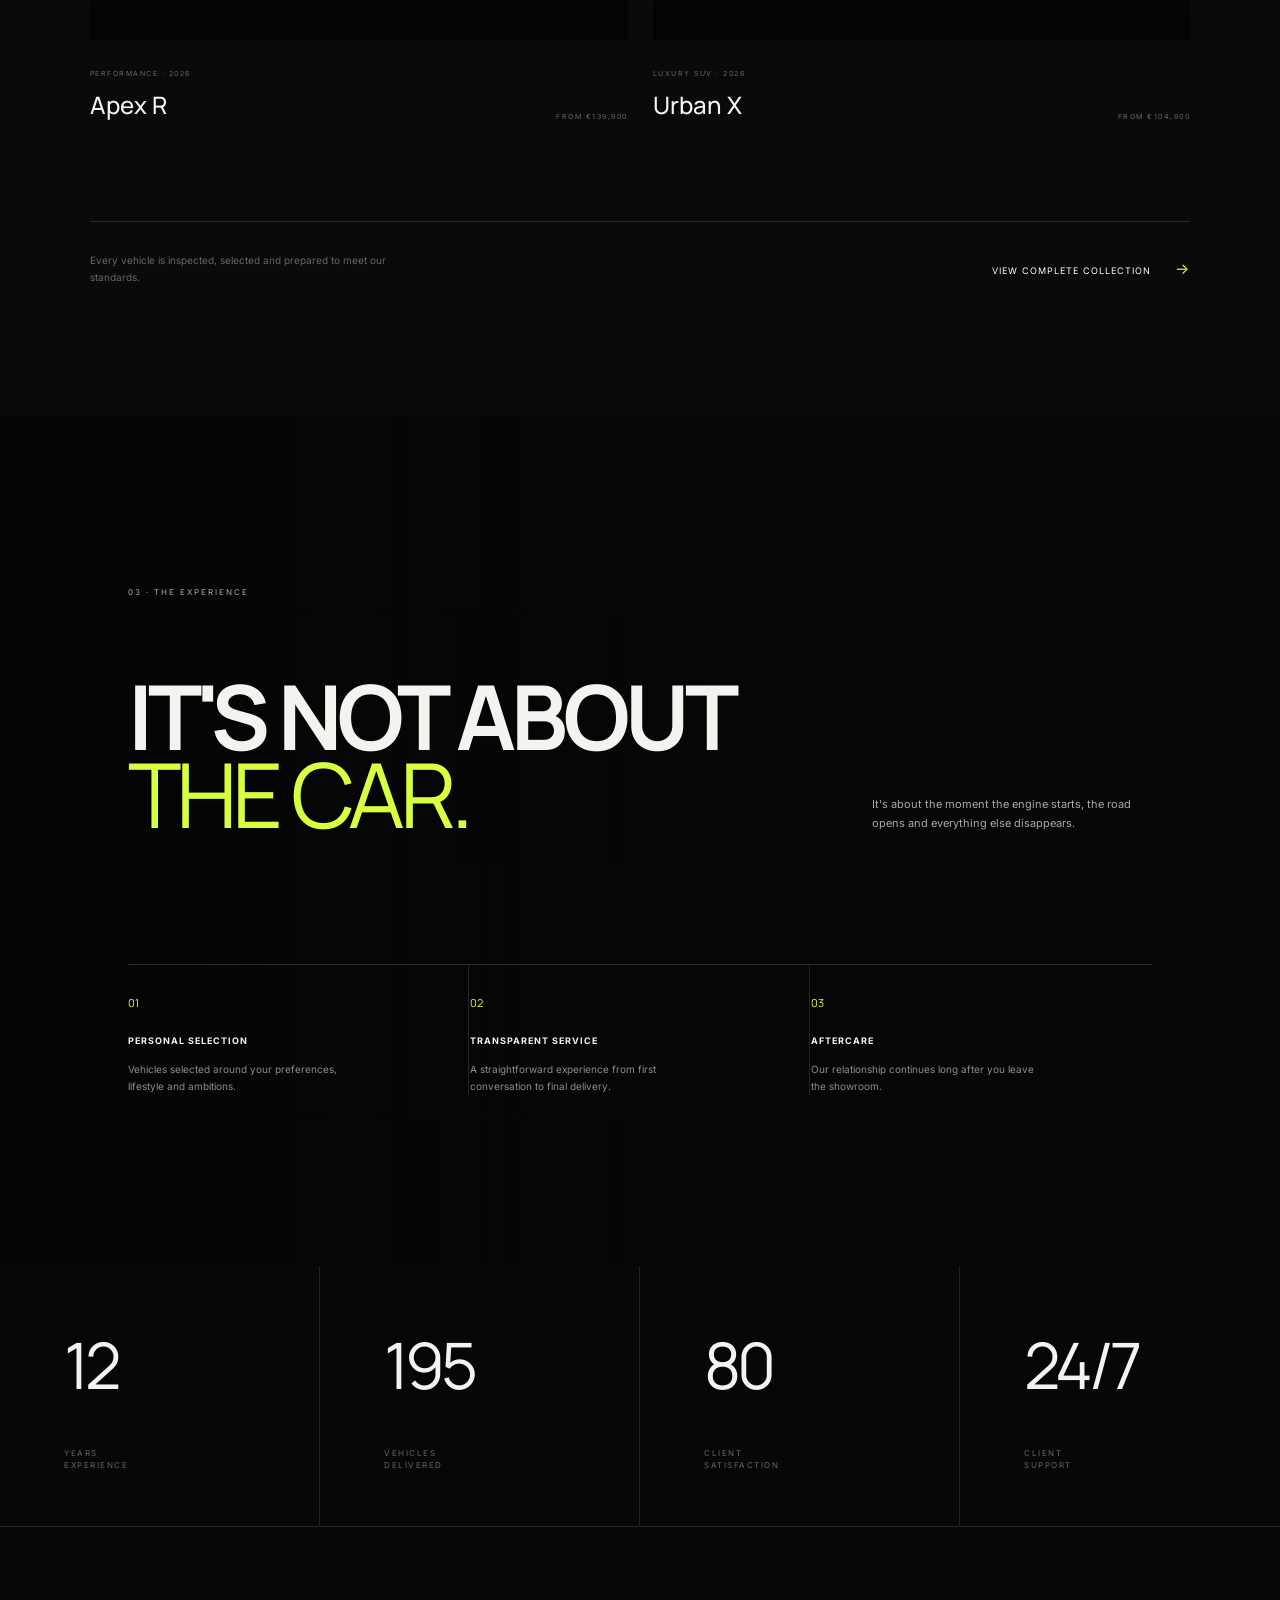
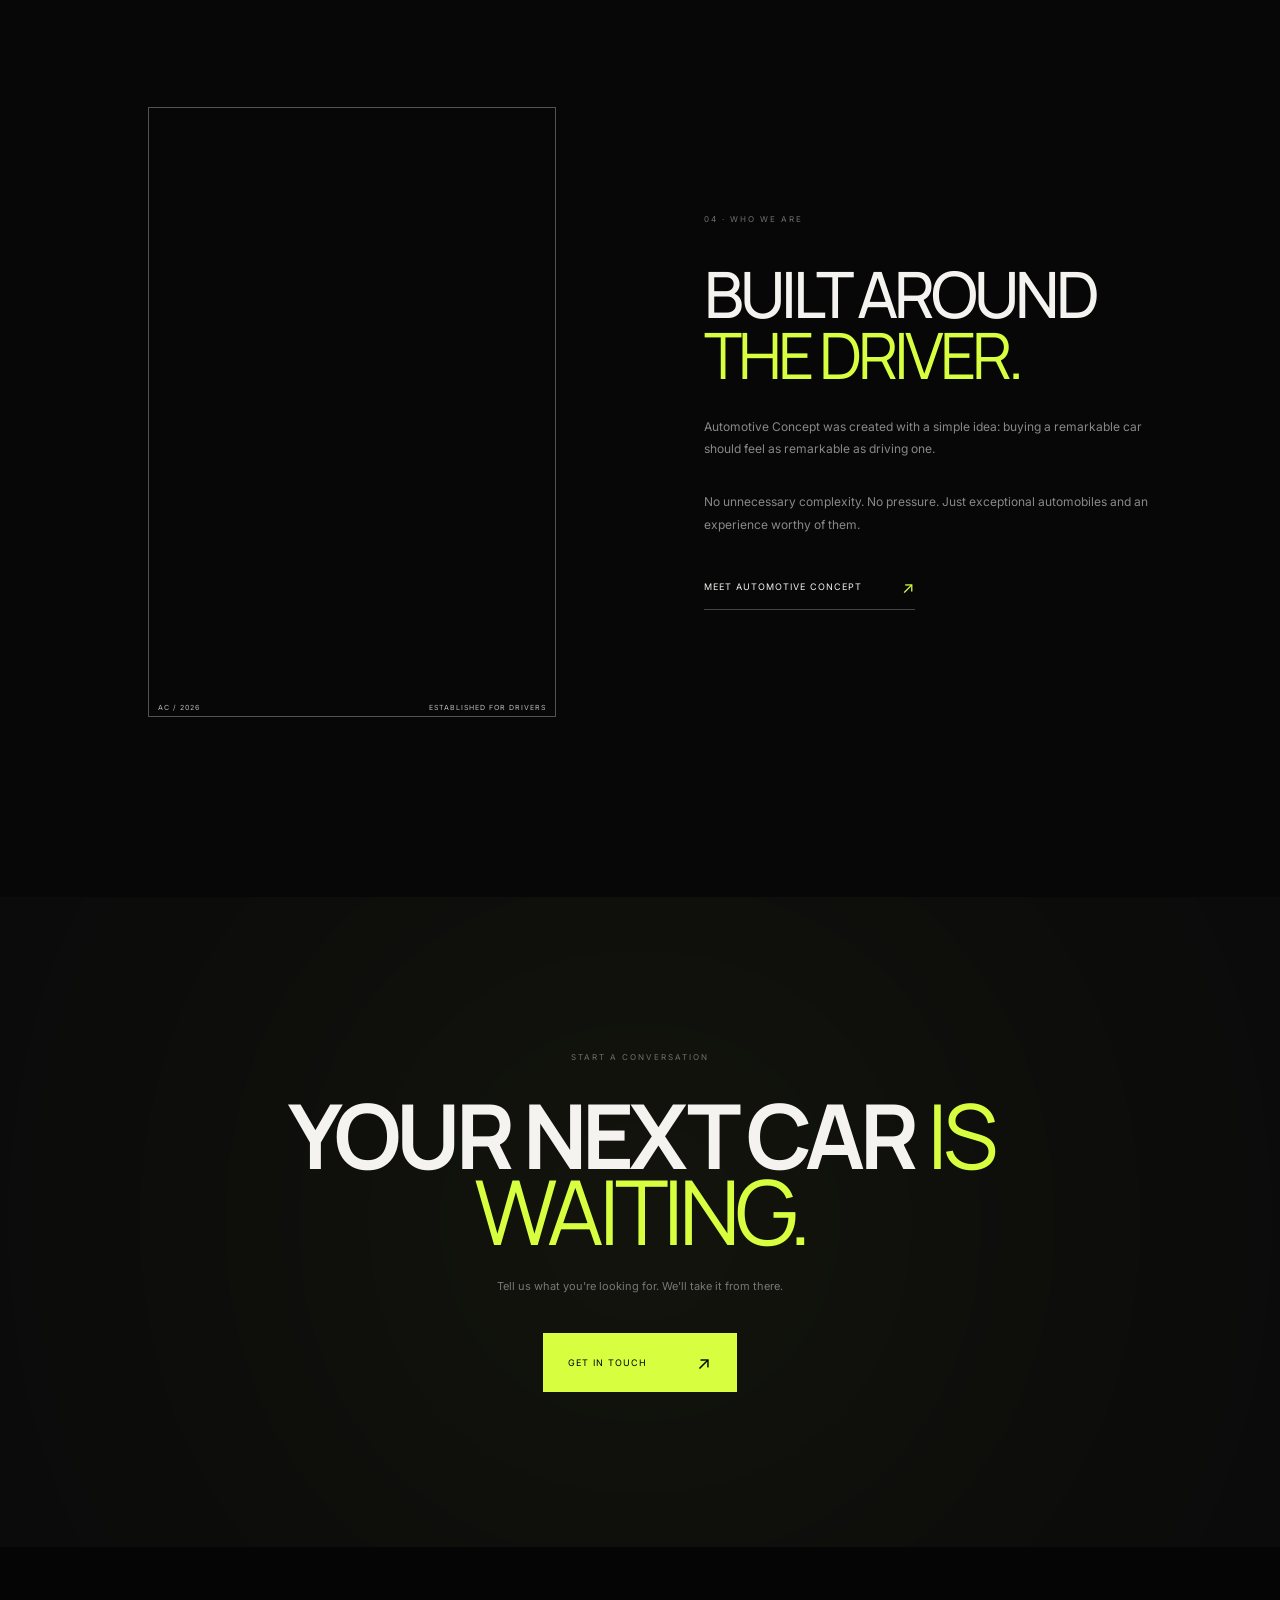
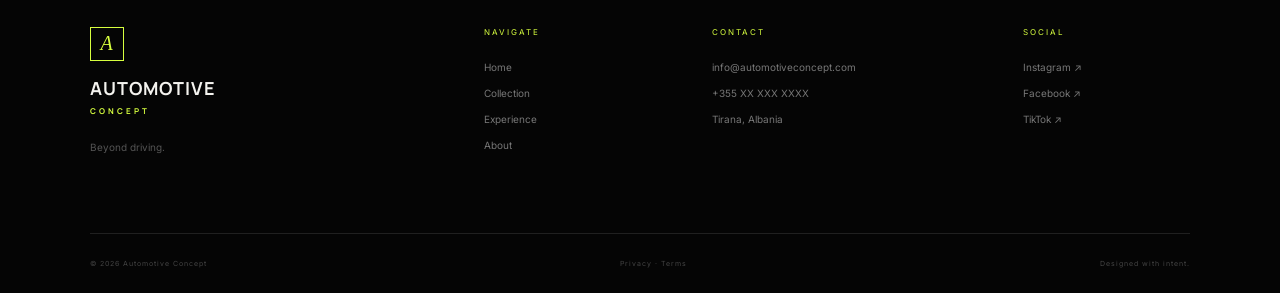
<file: Automotive-Concept/index.html>
<!DOCTYPE html>
<html lang="en">
<head>
    <meta charset="UTF-8">
    <meta name="viewport" content="width=device-width, initial-scale=1.0">

    <title>Automotive Concept — Beyond Driving</title>

    <meta
        name="description"
        content="Automotive Concept — exceptional vehicles for exceptional journeys."
    >

    <link rel="preconnect" href="https://fonts.googleapis.com">
    <link rel="preconnect" href="https://fonts.gstatic.com" crossorigin>

    <link
        href="https://fonts.googleapis.com/css2?family=Inter:wght@300;400;500;600;700&family=Manrope:wght@400;500;600;700;800&display=swap"
        rel="stylesheet"
    >

    <link rel="stylesheet" href="style.css">
</head>

<body>

    <!-- =====================================================
         LOADER
    ====================================================== -->

    <div class="loader" id="loader">

        <div class="loader-brand">
            <span>A</span>
            AUTOMOTIVE
        </div>

        <div class="loader-track">
            <div class="loader-bar"></div>
        </div>

        <div class="loader-bottom">
            <span>EST. 2026</span>
            <span>PREPARING EXPERIENCE</span>
        </div>

    </div>


    <!-- =====================================================
         NAVIGATION
    ====================================================== -->

    <header class="nav" id="nav">

        <a href="#home" class="brand">

            <div class="brand-mark">
                A
            </div>

            <div class="brand-name">
                <strong>AUTOMOTIVE</strong>
                <span>CONCEPT</span>
            </div>

        </a>


        <nav>

            <a href="#home" class="active">Home</a>
            <a href="#collection">Collection</a>
            <a href="#experience">Experience</a>
            <a href="#about">About</a>

        </nav>


        <div class="nav-actions">

            <button class="language" id="language">
                <span class="active">EN</span>
                <i>/</i>
                <span>AL</span>
            </button>

            <a href="#contact" class="nav-contact">
                Contact
                <span>↗</span>
            </a>

            <button class="menu-toggle" id="menuToggle">
                <span></span>
                <span></span>
            </button>

        </div>

    </header>


    <!-- =====================================================
         MOBILE NAVIGATION
    ====================================================== -->

    <div class="mobile-nav" id="mobileNav">

        <div class="mobile-nav-links">

            <a href="#home">01 <span>Home</span></a>
            <a href="#collection">02 <span>Collection</span></a>
            <a href="#experience">03 <span>Experience</span></a>
            <a href="#about">04 <span>About</span></a>
            <a href="#contact">05 <span>Contact</span></a>

        </div>

        <div class="mobile-footer">
            Tirana · Albania
        </div>

    </div>


    <!-- =====================================================
         HERO
    ====================================================== -->

    <section class="hero" id="home">

        <div class="hero-image"></div>

        <div class="hero-gradient"></div>

        <div class="hero-noise"></div>


        <div class="hero-top">

            <div class="location">
                <span class="status-dot"></span>
                TIRANA · ALBANIA
            </div>

            <div class="hero-index">
                01 <span>/</span> 04
            </div>

        </div>


        <div class="hero-content">

            <div class="hero-label">
                <span></span>
                AUTOMOTIVE EXCELLENCE
            </div>

            <h1>
                BEYOND<br>
                <span>DRIVING.</span>
            </h1>

            <p>
                A carefully selected collection of exceptional
                automobiles, built around the way you want to drive.
            </p>

            <div class="hero-buttons">

                <a href="#collection" class="button button-primary">
                    Explore collection
                    <span>↗</span>
                </a>

                <a href="#experience" class="button button-ghost">
                    Discover us
                </a>

            </div>

        </div>


        <!-- FLOATING SPEC -->

        <div class="hero-spec">

            <div class="spec-top">
                <span>FEATURED</span>
                <span>01 / 04</span>
            </div>

            <div class="spec-title">
                NIGHT<br>
                <strong>PERFORMANCE</strong>
            </div>

            <div class="spec-line"></div>

            <div class="spec-data">

                <div>
                    <span>POWER</span>
                    <strong>612 HP</strong>
                </div>

                <div>
                    <span>0 — 100</span>
                    <strong>3.1 SEC</strong>
                </div>

                <div>
                    <span>DRIVE</span>
                    <strong>AWD</strong>
                </div>

            </div>

        </div>


        <div class="scroll">

            <span>SCROLL</span>

            <div class="scroll-line">
                <i></i>
            </div>

        </div>

    </section>


    <!-- =====================================================
         INTRO
    ====================================================== -->

    <section class="intro">

        <div class="intro-number">
            01
        </div>

        <div class="intro-main">

            <div class="small-label">
                THE AUTOMOTIVE CONCEPT
            </div>

            <h2>
                Cars should not simply
                <span>take you somewhere.</span>
                They should make you
                want to go.
            </h2>

            <div class="intro-bottom">

                <p>
                    We curate remarkable vehicles for people who
                    appreciate design, engineering and the feeling
                    behind the wheel.
                </p>

                <a href="#about" class="circle-link">
                    <span>Our story</span>
                    <b>↗</b>
                </a>

            </div>

        </div>

    </section>


    <!-- =====================================================
         COLLECTION
    ====================================================== -->

    <section class="collection" id="collection">

        <div class="section-heading">

            <div>

                <div class="small-label">
                    02 · OUR COLLECTION
                </div>

                <h2>
                    SELECTED.
                    <span>NOT ORDINARY.</span>
                </h2>

            </div>

            <div class="collection-counter">
                <strong>04</strong>
                <span>VEHICLES</span>
            </div>

        </div>


        <div class="vehicles">

            <!-- VEHICLE -->

            <article class="vehicle-card">

                <div class="vehicle-image car-one">

                    <div class="vehicle-shade"></div>

                    <div class="vehicle-number">
                        01
                    </div>

                    <button class="vehicle-open">
                        ↗
                    </button>

                </div>

                <div class="vehicle-info">

                    <div>

                        <span>SPORT · 2026</span>

                        <h3>
                            Blackline GT
                        </h3>

                    </div>

                    <div class="vehicle-price">
                        FROM €89,900
                    </div>

                </div>

            </article>


            <!-- VEHICLE -->

            <article class="vehicle-card">

                <div class="vehicle-image car-two">

                    <div class="vehicle-shade"></div>

                    <div class="vehicle-number">
                        02
                    </div>

                    <button class="vehicle-open">
                        ↗
                    </button>

                </div>

                <div class="vehicle-info">

                    <div>

                        <span>GRAND TOURER · 2026</span>

                        <h3>
                            Silverline S
                        </h3>

                    </div>

                    <div class="vehicle-price">
                        FROM €114,500
                    </div>

                </div>

            </article>


            <!-- VEHICLE -->

            <article class="vehicle-card">

                <div class="vehicle-image car-three">

                    <div class="vehicle-shade"></div>

                    <div class="vehicle-number">
                        03
                    </div>

                    <button class="vehicle-open">
                        ↗
                    </button>

                </div>

                <div class="vehicle-info">

                    <div>

                        <span>PERFORMANCE · 2026</span>

                        <h3>
                            Apex R
                        </h3>

                    </div>

                    <div class="vehicle-price">
                        FROM €139,900
                    </div>

                </div>

            </article>


            <!-- VEHICLE -->

            <article class="vehicle-card">

                <div class="vehicle-image car-four">

                    <div class="vehicle-shade"></div>

                    <div class="vehicle-number">
                        04
                    </div>

                    <button class="vehicle-open">
                        ↗
                    </button>

                </div>

                <div class="vehicle-info">

                    <div>

                        <span>LUXURY SUV · 2026</span>

                        <h3>
                            Urban X
                        </h3>

                    </div>

                    <div class="vehicle-price">
                        FROM €104,900
                    </div>

                </div>

            </article>

        </div>


        <div class="collection-bottom">

            <p>
                Every vehicle is inspected, selected and prepared
                to meet our standards.
            </p>

            <a href="#">
                View complete collection
                <span>→</span>
            </a>

        </div>

    </section>


    <!-- =====================================================
         EXPERIENCE
    ====================================================== -->

    <section class="experience" id="experience">

        <div class="experience-bg"></div>

        <div class="experience-overlay"></div>


        <div class="experience-content">

            <div class="small-label light">
                03 · THE EXPERIENCE
            </div>

            <div class="experience-heading">

                <h2>
                    IT'S NOT ABOUT
                    <span>THE CAR.</span>
                </h2>

                <p>
                    It's about the moment the engine starts,
                    the road opens and everything else disappears.
                </p>

            </div>


            <div class="experience-items">

                <div>
                    <span>01</span>
                    <strong>PERSONAL SELECTION</strong>
                    <p>
                        Vehicles selected around your preferences,
                        lifestyle and ambitions.
                    </p>
                </div>

                <div>
                    <span>02</span>
                    <strong>TRANSPARENT SERVICE</strong>
                    <p>
                        A straightforward experience from first
                        conversation to final delivery.
                    </p>
                </div>

                <div>
                    <span>03</span>
                    <strong>AFTERCARE</strong>
                    <p>
                        Our relationship continues long after
                        you leave the showroom.
                    </p>
                </div>

            </div>

        </div>

    </section>


    <!-- =====================================================
         NUMBERS
    ====================================================== -->

    <section class="numbers">

        <div class="number-item">

            <strong data-number="15">0</strong>

            <span>
                YEARS
                <br>
                EXPERIENCE
            </span>

        </div>

        <div class="number-item">

            <strong data-number="240">0</strong>

            <span>
                VEHICLES
                <br>
                DELIVERED
            </span>

        </div>

        <div class="number-item">

            <strong data-number="98">0</strong>

            <span>
                CLIENT
                <br>
                SATISFACTION
            </span>

        </div>

        <div class="number-item">

            <strong>24/7</strong>

            <span>
                CLIENT
                <br>
                SUPPORT
            </span>

        </div>

    </section>


    <!-- =====================================================
         ABOUT
    ====================================================== -->

    <section class="about" id="about">

        <div class="about-image">

            <div class="about-frame"></div>

            <div class="about-caption">
                <span>AC / 2026</span>
                <span>ESTABLISHED FOR DRIVERS</span>
            </div>

        </div>


        <div class="about-content">

            <div class="small-label">
                04 · WHO WE ARE
            </div>

            <h2>
                BUILT AROUND
                <span>THE DRIVER.</span>
            </h2>

            <p>
                Automotive Concept was created with a simple idea:
                buying a remarkable car should feel as remarkable
                as driving one.
            </p>

            <p>
                No unnecessary complexity. No pressure.
                Just exceptional automobiles and an experience
                worthy of them.
            </p>

            <a href="#contact" class="text-button">
                Meet Automotive Concept
                <span>↗</span>
            </a>

        </div>

    </section>


    <!-- =====================================================
         CONTACT CTA
    ====================================================== -->

    <section class="contact" id="contact">

        <div class="contact-glow"></div>

        <div class="contact-content">

            <div class="small-label">
                START A CONVERSATION
            </div>

            <h2>
                YOUR NEXT CAR
                <span>IS WAITING.</span>
            </h2>

            <p>
                Tell us what you're looking for.
                We'll take it from there.
            </p>

            <a href="mailto:info@automotiveconcept.com" class="contact-button">
                Get in touch
                <span>↗</span>
            </a>

        </div>

    </section>


    <!-- =====================================================
         FOOTER
    ====================================================== -->

    <footer>

        <div class="footer-main">

            <div class="footer-brand">

                <div class="brand-mark">
                    A
                </div>

                <strong>
                    AUTOMOTIVE
                    <span>CONCEPT</span>
                </strong>

                <p>
                    Beyond driving.
                </p>

            </div>


            <div class="footer-column">

                <span>NAVIGATE</span>

                <a href="#home">Home</a>
                <a href="#collection">Collection</a>
                <a href="#experience">Experience</a>
                <a href="#about">About</a>

            </div>


            <div class="footer-column">

                <span>CONTACT</span>

                <a href="mailto:info@automotiveconcept.com">
                    info@automotiveconcept.com
                </a>

                <a href="tel:+355000000000">
                    +355 XX XXX XXXX
                </a>

                <p>
                    Tirana, Albania
                </p>

            </div>


            <div class="footer-column">

                <span>SOCIAL</span>

                <a href="#">Instagram ↗</a>
                <a href="#">Facebook ↗</a>
                <a href="#">TikTok ↗</a>

            </div>

        </div>


        <div class="footer-bottom">

            <span>
                © 2026 Automotive Concept
            </span>

            <span>
                Privacy · Terms
            </span>

            <span>
                Designed with intent.
            </span>

        </div>

    </footer>


    <script src="script.js"></script>

</body>
</html>
</file>
<file: style.css>
/* ==========================================================================
   ABEI Solutions — Stylesheet
   Mobile-first. Responsive rules live next to the component they affect.

   Contents:
   1. Reset & base
   2. Design tokens
   3. Typography
   4. Layout utilities & buttons
   5. Header & navigation
   6. Mobile menu
   7. Hero
   8. Browser-mock component (shared by hero + portfolio)
   9. Trust / marquee
   10. Portfolio
   11. Services accordion
   12. Process timeline
   13. About / principles
   14. Contact
   15. Footer
   16. Accessibility & motion
   ========================================================================== */

/* ---------- 1. Reset & base ---------- */
*, *::before, *::after { box-sizing: border-box; }
* { margin: 0; }
html { -webkit-text-size-adjust: 100%; scroll-behavior: smooth; scroll-padding-top: 5.5rem; }
body { min-height: 100svh; -webkit-font-smoothing: antialiased; }
img, svg { display: block; max-width: 100%; }
input, button, textarea, select { font: inherit; color: inherit; }
button { cursor: pointer; background: none; border: none; padding: 0; }
a { color: inherit; text-decoration: none; }
ul { list-style: none; padding: 0; }

/* ---------- 2. Design tokens ---------- */
:root {
  /* Color: quiet neutral canvas, one confident accent used sparingly */
  --paper: #F1F1EE;
  --paper-deep: #E8E8E3;
  --card: #FBFBF9;
  --ink: #121316;
  --ink-rgb: 18,19,22;
  --ink-70: rgba(18,19,22,.72);
  --ink-40: rgba(18,19,22,.38);
  --line: rgba(18,19,22,.13);
  --line-soft: rgba(18,19,22,.07);

  --blue: #2C3FE0;
  --blue-dark: #2231B8;
  --on-blue: #F4F5FF;
  --on-blue-70: rgba(244,245,255,.72);
  --on-blue-line: rgba(244,245,255,.18);

  --error: #B3261E;

  --shadow-window: 0 20px 44px -18px rgba(15,14,12,.38), 0 4px 10px -4px rgba(15,14,12,.14);
  --shadow-card: 0 18px 40px -22px rgba(20,20,60,.35);

  --radius-sm: 6px;
  --radius-md: 10px;
  --radius-lg: 16px;

  --container: 1280px;
  --ease: cubic-bezier(.16,.8,.24,1);

  /* Fluid type scale */
  --fs-hero: clamp(2.75rem, 5vw + 1.4rem, 5.5rem);
  --fs-h2: clamp(2rem, 2.6vw + 1rem, 3.1rem);
  --fs-h3: clamp(1.25rem, 0.8vw + 1rem, 1.5rem);

  --font-display: 'Bricolage Grotesque', 'Arial Black', sans-serif;
  --font-body: 'Inter', -apple-system, BlinkMacSystemFont, 'Segoe UI', Roboto, sans-serif;
}

/* ---------- 3. Typography ---------- */
body {
  font-family: var(--font-body);
  font-size: 1rem;
  line-height: 1.55;
  color: var(--ink);
  background: var(--paper);
}
h1, h2, h3 { font-family: var(--font-display); color: var(--ink); line-height: 1.05; font-weight: 700; letter-spacing: -0.015em; }
h1 { font-size: var(--fs-hero); letter-spacing: -0.03em; }
h2 { font-size: var(--fs-h2); }
h3 { font-size: var(--fs-h3); font-weight: 600; letter-spacing: -0.01em; }
p { color: var(--ink-70); max-width: 62ch; }
.section-sub { font-size: 1.0625rem; color: var(--ink-70); max-width: 46ch; margin-top: 1rem; }
.section-head { max-width: 640px; margin-bottom: clamp(2.5rem, 5vw, 4rem); }

/* ---------- 4. Layout utilities & buttons ---------- */
.container { width: 100%; max-width: var(--container); margin-inline: auto; padding-inline: clamp(1.25rem, 4vw, 3rem); }
section { padding-block: clamp(4.5rem, 9vw, 7.5rem); }

.btn {
  display: inline-flex; align-items: center; justify-content: center;
  padding: 0.95rem 1.7rem;
  font-size: 0.95rem; font-weight: 600;
  border-radius: var(--radius-sm);
  transition: background .25s var(--ease), color .25s var(--ease), transform .2s var(--ease), box-shadow .25s var(--ease);
  white-space: nowrap;
}
.btn-primary { background: var(--ink); color: var(--paper); }
.btn-primary:hover { background: var(--blue); color: var(--on-blue); transform: translateY(-2px); box-shadow: 0 10px 24px -10px rgba(44,63,224,.5); }
.btn-primary:active { transform: translateY(0); }
.btn-sm { padding: 0.65rem 1.25rem; font-size: 0.875rem; }

.btn-secondary {
  position: relative; background: none; color: var(--ink); padding: 0.95rem 0.1rem;
}
.btn-secondary::after {
  content: ''; position: absolute; left: 0; bottom: 0.55rem; width: 100%; height: 1px;
  background: currentColor; transform: scaleX(0.35); transform-origin: left; opacity: .5;
  transition: transform .3s var(--ease), opacity .3s var(--ease);
}
.btn-secondary:hover::after { transform: scaleX(1); opacity: 1; }

/* ---------- 5. Header & navigation ---------- */
.site-header {
  position: sticky; top: 0; z-index: 100;
  background: rgba(241,241,238,.82);
  backdrop-filter: blur(14px); -webkit-backdrop-filter: blur(14px);
  border-bottom: 1px solid transparent;
  transition: border-color .3s ease, box-shadow .3s ease;
}
.site-header.is-scrolled { border-color: var(--line); box-shadow: 0 6px 24px rgba(20,19,22,.05); }
.nav-bar { display: flex; align-items: center; justify-content: space-between; height: 4.5rem; }

.logo { display: flex; align-items: center; gap: 0.6rem; }
.logo-mark { width: 1.8rem; height: 1.8rem; color: var(--ink); flex-shrink: 0; }
.logo-mark-front { fill: var(--paper); }
.logo-word { font-family: var(--font-display); font-weight: 700; font-size: 1.15rem; display: flex; flex-direction: column; line-height: 1.08; }
.logo-sub { font-family: var(--font-body); font-weight: 500; font-size: 0.6rem; letter-spacing: 0.1em; color: var(--ink-40); }

.nav-links { display: none; align-items: center; gap: 2.1rem; }
.nav-links a { font-size: 0.93rem; font-weight: 500; position: relative; padding: 0.35rem 0; }
.nav-links a::after {
  content: ''; position: absolute; left: 0; bottom: 0; width: 100%; height: 1px; background: var(--blue);
  transform: scaleX(0); transform-origin: right; transition: transform .3s var(--ease);
}
.nav-links a:hover::after { transform: scaleX(1); transform-origin: left; }

.nav-right { display: flex; align-items: center; gap: 1rem; }
.nav-right .btn-primary { display: none; }
.nav-toggle { display: flex; flex-direction: column; justify-content: center; gap: 0.32rem; width: 2.4rem; height: 2.4rem; padding: 0.6rem; }
.nav-toggle .bar { display: block; width: 100%; height: 2px; background: var(--ink); transition: transform .3s var(--ease), opacity .3s var(--ease); }
.nav-toggle[aria-expanded="true"] .bar:nth-child(1) { transform: translateY(6.5px) rotate(45deg); }
.nav-toggle[aria-expanded="true"] .bar:nth-child(2) { opacity: 0; }
.nav-toggle[aria-expanded="true"] .bar:nth-child(3) { transform: translateY(-6.5px) rotate(-45deg); }

@media (min-width: 960px) {
  .nav-links { display: flex; }
  .nav-right .btn-primary { display: inline-flex; }
  .nav-toggle { display: none; }
}

/* ---------- 6. Mobile menu ---------- */
.mobile-menu {
  position: fixed; inset: 0; z-index: 200; background: var(--paper);
  display: flex; flex-direction: column; padding: 1.5rem clamp(1.25rem, 5vw, 2.5rem) 2rem;
  transform: translateX(100%); visibility: hidden;
  transition: transform .45s var(--ease), visibility 0s linear .45s;
}
.mobile-menu.is-open { transform: translateX(0); visibility: visible; transition: transform .45s var(--ease), visibility 0s linear; }
.mobile-menu-head { display: flex; align-items: center; justify-content: space-between; height: 4.5rem; flex-shrink: 0; }
.mobile-menu-close { width: 2.4rem; height: 2.4rem; display: flex; align-items: center; justify-content: center; color: var(--ink); }
.mobile-menu-close svg { width: 1.25rem; height: 1.25rem; }
.mobile-nav-links { display: flex; flex-direction: column; flex: 1; margin-top: 1.5rem; }
.mobile-nav-links a {
  font-family: var(--font-display); font-weight: 600; font-size: 2rem; padding: 0.55rem 0; display: block;
  opacity: 0; transform: translateY(14px);
  transition: opacity .4s var(--ease), transform .4s var(--ease);
}
.mobile-menu.is-open .mobile-nav-links a { opacity: 1; transform: translateY(0); }
.mobile-menu.is-open .mobile-nav-links li:nth-child(1) a { transition-delay: .08s; }
.mobile-menu.is-open .mobile-nav-links li:nth-child(2) a { transition-delay: .13s; }
.mobile-menu.is-open .mobile-nav-links li:nth-child(3) a { transition-delay: .18s; }
.mobile-menu.is-open .mobile-nav-links li:nth-child(4) a { transition-delay: .23s; }
.mobile-menu.is-open .mobile-nav-links li:nth-child(5) a { transition-delay: .28s; }
.mobile-menu .btn-primary { width: 100%; }
html.no-scroll, html.no-scroll body { overflow: hidden; height: 100%; }

@media (min-width: 960px) { .mobile-menu { display: none; } }

/* ---------- 7. Hero ---------- */
.hero { position: relative; padding-top: clamp(6rem, 12vw, 8rem); padding-bottom: clamp(3rem, 6vw, 5rem); overflow: hidden; }
.hero-glow {
  position: absolute; inset: 0; pointer-events: none; z-index: 0;
  background: radial-gradient(560px circle at var(--mx, 68%) var(--my, 20%), rgba(44,63,224,.14), transparent 60%);
}
.hero-grid { position: relative; z-index: 1; display: grid; gap: 3rem; }

/* One orchestrated load-in sequence — the single deliberate motion moment */
.hero-kicker, .hero-title, .hero-sub, .hero-actions, .hero-visual {
  animation: hero-in .8s var(--ease) both;
  animation-delay: calc(var(--d, 0) * 0.11s);
}
@keyframes hero-in { from { opacity: 0; transform: translateY(18px); } to { opacity: 1; transform: translateY(0); } }

.hero-kicker { font-size: 0.95rem; color: var(--ink-70); margin-bottom: 1.25rem; }
.hero-title { max-width: 14ch; margin-bottom: 1.5rem; }
.hero-sub { font-size: 1.125rem; max-width: 42ch; margin-bottom: 2.25rem; }
.hero-actions { display: flex; align-items: center; gap: 0.5rem 2rem; flex-wrap: wrap; }

.hero-visual { position: relative; width: 100%; max-width: 460px; aspect-ratio: 1 / 1.05; margin-inline: auto; }
.mock-slot { position: absolute; transform: translate(var(--parallax-x, 0px), var(--parallax-y, 0px)); }
.mock-slot .browser-mock { aspect-ratio: 1.4 / 1; }
.mock-float { animation: mock-float 7s ease-in-out infinite; }
@keyframes mock-float { 0%, 100% { transform: translateY(0); } 50% { transform: translateY(-3%); } }

.mock-slot--1 { top: 4%; left: 0; width: 64%; z-index: 1; }
.mock-slot--1 .mock-float { animation-delay: 0s; }
.mock-slot--1 .browser-mock { transform: rotate(-3deg); }

.mock-slot--2 { top: 24%; left: 32%; width: 60%; z-index: 2; }
.mock-slot--2 .mock-float { animation-delay: -2.3s; }
.mock-slot--2 .browser-mock { transform: rotate(2.5deg); }

.mock-slot--3 { top: 50%; left: 6%; width: 56%; z-index: 3; }
.mock-slot--3 .mock-float { animation-delay: -4.6s; }
.mock-slot--3 .browser-mock { transform: rotate(-1.5deg); }

@media (min-width: 960px) {
  .hero-grid { grid-template-columns: 1fr 1fr; align-items: center; gap: 2rem; }
  .hero-copy { max-width: 34rem; }
  .hero-visual { max-width: none; aspect-ratio: 1.05 / 1; }
}

/* ---------- 8. Browser-mock component ---------- */
.browser-mock {
  --mock-bg: var(--paper-deep);
  --mock-chrome: var(--paper);
  --mock-fg: var(--ink);
  --mock-muted: var(--ink-40);
  --mock-accent: var(--blue);
  --mock-surface: var(--paper-deep);
  width: 100%; height: 100%;
  font-size: clamp(6.5px, 0.85vw + 3.6px, 10px);
  background: var(--mock-bg);
  color: var(--mock-fg);
  border-radius: 0.9em;
  overflow: hidden;
  box-shadow: var(--shadow-window);
  display: flex; flex-direction: column;
}
.browser-mock--hero { font-size: clamp(8px, 1.05vw + 4px, 13px); }
.browser-mock--card { font-size: clamp(7.5px, 0.75vw + 4.5px, 12px); }
.browser-mock--xl { font-size: clamp(8px, 0.85vw + 5px, 13px); }

.browser-chrome { display: flex; align-items: center; gap: 0.5em; height: 2.4em; padding: 0 0.9em; background: var(--mock-chrome); flex-shrink: 0; }
.browser-chrome .dot { width: 0.55em; height: 0.55em; border-radius: 50%; background: var(--mock-muted); opacity: .6; }
.browser-url { flex: 1; display: flex; align-items: center; gap: 0.4em; height: 1.4em; border-radius: 1em; padding: 0 0.7em; font-size: 0.62em; color: var(--mock-muted); overflow: hidden; white-space: nowrap; background: color-mix(in srgb, var(--mock-fg) 9%, transparent); }
.browser-url svg { width: 0.9em; height: 0.9em; flex-shrink: 0; }
.browser-page { flex: 1; display: flex; flex-direction: column; min-height: 0; }
.page-nav { display: flex; align-items: center; justify-content: space-between; padding: 1em 1.1em; }
.page-logo { width: 1.5em; height: 0.55em; border-radius: 0.2em; background: var(--mock-accent); }
.page-links { display: flex; gap: 0.7em; }
.page-link { display: inline-block; height: 0.4em; border-radius: 0.2em; background: var(--mock-muted); opacity: .55; }
.page-link:nth-child(1) { width: 1.8em; }
.page-link:nth-child(2) { width: 2.4em; }
.page-link:nth-child(3) { width: 1.6em; }
.page-hero { padding: 0.4em 1.1em 1.2em; display: flex; flex-direction: column; align-items: flex-start; gap: 0.55em; }
.page-heading-line { display: block; height: 0.85em; width: 78%; border-radius: 0.2em; background: var(--mock-fg); }
.page-heading-line.short { width: 52%; }
.page-text-line { display: block; height: 0.4em; width: 60%; border-radius: 0.2em; background: var(--mock-muted); opacity: .6; margin-top: 0.2em; }
.page-cta { display: block; margin-top: 0.5em; width: 5em; height: 1.5em; border-radius: 0.5em; background: var(--mock-accent); }
.page-media { flex: 1; margin: 0 1.1em 1.1em; border-radius: 0.6em; background: var(--mock-surface); position: relative; overflow: hidden; min-height: 3.5em; }
.page-media::before, .page-media::after { content: ''; position: absolute; border-radius: 50%; filter: blur(1em); }
.page-media::before { width: 55%; aspect-ratio: 1; background: var(--mock-accent); opacity: .4; top: -15%; right: -10%; }
.page-media::after { width: 45%; aspect-ratio: 1; background: var(--mock-fg); opacity: .12; bottom: -15%; left: -8%; }

/* Six fictional client palettes — deliberate variety, since range is the point */
.browser-mock--noir      { --mock-bg:#1B1310; --mock-chrome:#241A16; --mock-fg:#F3ECE2; --mock-muted:#8A7A6E; --mock-accent:#C9A24B; --mock-surface:#2C201A; }
.browser-mock--drive     { --mock-bg:#20242A; --mock-chrome:#2A2F36; --mock-fg:#F1F2F4; --mock-muted:#7C848F; --mock-accent:#D0473A; --mock-surface:#2C323A; }
.browser-mock--besfort   { --mock-bg:#F1ECE4; --mock-chrome:#E7E0D5; --mock-fg:#3A332C; --mock-muted:#A89A8C; --mock-accent:#A9887B; --mock-surface:#E4DCCF; }
.browser-mock--haven     { --mock-bg:#EFE3CE; --mock-chrome:#E6D8BF; --mock-fg:#3B3324; --mock-muted:#9C8F71; --mock-accent:#4B5E45; --mock-surface:#E2D3B4; }
.browser-mock--urbankey  { --mock-bg:#EBEDEE; --mock-chrome:#E0E3E5; --mock-fg:#2A333B; --mock-muted:#8996A1; --mock-accent:#33475C; --mock-surface:#DEE2E5; }
.browser-mock--fieldhouse{ --mock-bg:#17181A; --mock-chrome:#202225; --mock-fg:#F2F3EE; --mock-muted:#8B8D85; --mock-accent:#C7D94A; --mock-surface:#212327; }

/* ---------- 9. Trust / marquee ---------- */
.trust { padding-block: clamp(3.5rem, 7vw, 5.5rem); }
.marquee { overflow: hidden; border-top: 1px solid var(--line); border-bottom: 1px solid var(--line); margin-top: 3rem; padding: 1.2rem 0; }
.marquee-track { display: flex; width: max-content; gap: 3.5rem; animation: marquee 32s linear infinite; }
.marquee-item { font-family: var(--font-display); font-weight: 600; font-size: 1.15rem; white-space: nowrap; color: var(--ink-70); }
@keyframes marquee { from { transform: translateX(0); } to { transform: translateX(-50%); } }

/* ---------- 10. Portfolio ---------- */
.portfolio-grid { display: grid; grid-template-columns: 1fr; gap: clamp(2rem, 4vw, 2.5rem); }
.project-card { display: flex; flex-direction: column; gap: 1.15rem; }
.project-visual { padding: clamp(0.8rem, 2vw, 1.4rem); background: var(--paper-deep); border-radius: var(--radius-lg); aspect-ratio: 4 / 3; }
.project-meta { display: flex; flex-direction: column; }
.project-category { font-size: 0.85rem; color: var(--blue); font-weight: 600; margin-bottom: 0.3rem; }
.project-title { margin-bottom: 0.5rem; }
.project-desc { font-size: 0.95rem; margin-bottom: 0.5rem; max-width: 44ch; }
.project-tags { font-size: 0.82rem; color: var(--ink-40); }

@media (min-width: 640px) {
  .portfolio-grid { grid-template-columns: repeat(2, 1fr); }
  .col-12 { grid-column: 1 / -1; }
}
@media (min-width: 1024px) {
  .portfolio-grid { grid-template-columns: repeat(12, 1fr); }
  .col-7 { grid-column: span 7; }
  .col-5 { grid-column: span 5; }
  .col-4 { grid-column: span 4; }
  .col-12 { grid-column: 1 / -1; }
  .project-card--featured { flex-direction: row; align-items: stretch; gap: 2rem; }
  .project-card--featured .project-visual { flex: 0 0 56%; aspect-ratio: auto; }
  .project-card--featured .project-meta { flex: 1; justify-content: center; }
  .project-card--featured .project-desc, .project-card--featured .project-tags { max-width: 40ch; }
}

/* ---------- 11. Services accordion ---------- */
.services-list { border-top: 1px solid var(--line); }
.service-row { border-bottom: 1px solid var(--line); }
.service-header { width: 100%; display: flex; align-items: center; gap: 1rem; padding: 1.5rem 0; text-align: left; }
.service-name { font-family: var(--font-display); font-weight: 600; font-size: 1.2rem; flex: 1; }
.service-teaser { display: none; color: var(--ink-70); font-size: 0.95rem; }
.service-icon { position: relative; width: 1rem; height: 1rem; flex-shrink: 0; color: var(--ink-70); }
.service-icon span { position: absolute; background: currentColor; border-radius: 2px; }
.service-icon span:first-child { width: 100%; height: 2px; top: 50%; left: 0; transform: translateY(-50%); }
.service-icon span:last-child { width: 2px; height: 100%; left: 50%; top: 0; transform: translateX(-50%); transition: transform .3s var(--ease), opacity .3s var(--ease); }
.service-row.is-open .service-icon span:last-child { transform: translateX(-50%) rotate(90deg); opacity: 0; }
.service-row.is-open .service-name { color: var(--blue); }

.service-panel { display: grid; grid-template-rows: 0fr; transition: grid-template-rows .4s var(--ease); }
.service-panel-inner { overflow: hidden; min-height: 0; }
.service-row.is-open .service-panel { grid-template-rows: 1fr; }
.service-desc { padding-bottom: 0.9rem; max-width: 56ch; }
.service-included { padding-bottom: 1.8rem; display: grid; gap: 0.55rem; }
.service-included li { position: relative; padding-left: 1.2rem; color: var(--ink-70); font-size: 0.94rem; }
.service-included li::before { content: ''; position: absolute; left: 0; top: 0.55em; width: 0.4rem; height: 0.4rem; border-radius: 50%; background: var(--blue); }

@media (min-width: 640px) {
  .service-name { flex: 0 0 auto; width: 13rem; }
  .service-teaser { display: block; }
}

/* ---------- 12. Process timeline ---------- */
.process-list { position: relative; display: flex; flex-direction: column; gap: 2.4rem; padding-left: 3rem; }
.process-line { position: absolute; left: 1rem; top: 0.1rem; bottom: 0.1rem; width: 2px; background: var(--line); }
.process-line-fill { position: absolute; left: 0; top: 0; width: 100%; height: var(--fill-pct, 0%); background: var(--blue); transition: height .5s var(--ease); }
.process-step { position: relative; }
.process-num {
  position: absolute; left: -3rem; top: 0; width: 2rem; height: 2rem; border-radius: 50%;
  border: 2px solid var(--line); background: var(--paper);
  display: flex; align-items: center; justify-content: center;
  font-family: var(--font-display); font-size: 0.8rem; font-weight: 600; color: var(--ink-70);
  transition: border-color .4s var(--ease), color .4s var(--ease), background .4s var(--ease);
  z-index: 1;
}
.process-step.is-active .process-num { border-color: var(--blue); background: var(--blue); color: var(--on-blue); }
.process-body h3 { margin-bottom: 0.5rem; }
.process-body p { font-size: 0.98rem; max-width: 48ch; }

@media (min-width: 900px) {
  .process-list { flex-direction: row; padding-left: 0; padding-top: 3rem; gap: 1.5rem; }
  .process-line { left: 1rem; right: 1rem; top: 1rem; bottom: auto; height: 2px; width: auto; }
  .process-line-fill { height: 2px; width: var(--fill-pct, 0%); }
  .process-step { flex: 1; display: flex; flex-direction: column; align-items: center; text-align: center; }
  .process-num { position: static; margin-bottom: 1.4rem; }
  .process-body p { font-size: 0.9rem; }
}

/* ---------- 13. About / principles ---------- */
.about-grid { display: grid; gap: 2.5rem; }
.principle-list { border-top: 1px solid var(--line); }
.principle { padding: 2rem 0; border-bottom: 1px solid var(--line); }
.principle-title { margin-bottom: 0.6rem; }
.principle-text { max-width: 52ch; }

@media (min-width: 900px) {
  .about-grid { grid-template-columns: 0.85fr 1.15fr; gap: 4rem; align-items: start; }
  .about-head { position: sticky; top: 7rem; }
}

/* ---------- 14. Contact ---------- */
.contact { background: var(--blue); color: var(--on-blue); }
.contact h2 { color: var(--on-blue); }
.contact .section-sub { color: var(--on-blue-70); }
.contact-email { display: inline-block; margin-top: 2rem; font-family: var(--font-display); font-weight: 600; font-size: 1.4rem; color: var(--on-blue); border-bottom: 1px solid var(--on-blue-line); padding-bottom: 0.3rem; transition: opacity .2s ease; }
.contact-email:hover { opacity: .8; }
.contact-grid { display: grid; gap: 2.75rem; }
.contact-form-wrap { background: var(--card); color: var(--ink); border-radius: var(--radius-lg); padding: clamp(1.6rem, 4vw, 2.4rem); box-shadow: var(--shadow-card); }

.field { margin-bottom: 1.25rem; }
.field label { display: block; font-size: 0.85rem; font-weight: 600; margin-bottom: 0.5rem; }
.field-input { width: 100%; padding: 0.85rem 1rem; border: 1px solid var(--line); border-radius: var(--radius-sm); background: var(--paper); font-size: 0.95rem; transition: border-color .2s ease, box-shadow .2s ease; }
.field-input:focus-visible { outline: none; border-color: var(--blue); box-shadow: 0 0 0 3px rgba(44,63,224,.15); }
.field-textarea { resize: vertical; min-height: 6.5rem; }
.field-select {
  appearance: none; -webkit-appearance: none;
  background-image: url("data:image/svg+xml,%3Csvg xmlns='http://www.w3.org/2000/svg' viewBox='0 0 24 24'%3E%3Cpath d='M6 9l6 6 6-6' fill='none' stroke='%23121316' stroke-width='1.8' stroke-linecap='round' stroke-linejoin='round'/%3E%3C/svg%3E");
  background-repeat: no-repeat; background-position: right 1rem center; background-size: 1rem;
  padding-right: 2.75rem;
}
.field--invalid .field-input { border-color: var(--error); }
.field-error { display: block; min-height: 1.1em; color: var(--error); font-size: 0.8rem; margin-top: 0.4rem; }
.form-submit { width: 100%; margin-top: 0.4rem; }

.form-success { text-align: center; padding: 1.5rem 0.5rem; }
.form-success-icon { width: 3.2rem; height: 3.2rem; color: var(--blue); margin: 0 auto 1.2rem; }
.form-success h3 { margin-bottom: 0.6rem; }
.form-success p { color: var(--ink-70); margin-bottom: 1.6rem; margin-inline: auto; }
.form-success .btn-secondary { display: inline-flex; }

@media (min-width: 960px) { .contact-grid { grid-template-columns: 0.9fr 1.1fr; gap: 5rem; align-items: start; } }

/* ---------- 15. Footer ---------- */
.site-footer { background: var(--paper-deep); padding-top: clamp(3.5rem, 7vw, 5.5rem); }
.footer-grid { display: grid; gap: 2.5rem; padding-bottom: 3rem; border-bottom: 1px solid var(--line); }
.footer-brand .logo { margin-bottom: 1rem; }
.footer-blurb { max-width: 32ch; margin-bottom: 1.4rem; font-size: 0.95rem; }
.footer-social { display: flex; gap: 0.7rem; }
.social-link { width: 2.3rem; height: 2.3rem; border: 1px solid var(--line); border-radius: 50%; display: flex; align-items: center; justify-content: center; color: var(--ink); transition: border-color .2s ease, color .2s ease, transform .2s ease; }
.social-link svg { width: 1.05rem; height: 1.05rem; }
.social-link:hover { border-color: var(--blue); color: var(--blue); transform: translateY(-2px); }
.footer-col-title { font-weight: 600; font-size: 0.85rem; margin-bottom: 1rem; }
.footer-col ul { display: flex; flex-direction: column; gap: 0.65rem; font-size: 0.92rem; color: var(--ink-70); }
.footer-col a:hover { color: var(--blue); }
.footer-bottom { padding-block: 1.5rem; display: flex; justify-content: space-between; flex-wrap: wrap; gap: 0.5rem; font-size: 0.82rem; color: var(--ink-40); }

@media (min-width: 768px) { .footer-grid { grid-template-columns: 1.6fr 1fr 1fr 1fr; gap: 2rem; } }

/* ---------- 16. Accessibility & motion ---------- */
.skip-link { position: absolute; left: 1rem; top: -4rem; background: var(--ink); color: var(--paper); padding: 0.8rem 1.2rem; border-radius: var(--radius-sm); z-index: 999; transition: top .2s ease; }
.skip-link:focus { top: 1rem; }
.visually-hidden { position: absolute; width: 1px; height: 1px; overflow: hidden; clip: rect(0,0,0,0); white-space: nowrap; border: 0; padding: 0; margin: -1px; }

a:focus-visible, button:focus-visible, input:focus-visible, textarea:focus-visible, select:focus-visible {
  outline: 2px solid var(--blue); outline-offset: 3px; border-radius: 4px;
}
.contact-info a:focus-visible { outline-color: var(--on-blue); }

@media (prefers-reduced-motion: reduce) {
  *, *::before, *::after {
    animation-duration: 0.001ms !important;
    animation-iteration-count: 1 !important;
    transition-duration: 0.001ms !important;
  }
  html { scroll-behavior: auto !important; }
}
</file>
<file: Automotive-Concept/style.css>
/* =========================================================
   AUTOMOTIVE CONCEPT
   PREMIUM SHOWROOM DESIGN
========================================================= */

:root {
    --black: #070707;
    --dark: #0c0c0c;
    --dark-2: #111111;

    --white: #f4f3ef;
    --muted: #8b8b88;
    --muted-2: #5f5f5b;

    --accent: #d7ff3f;

    --line: rgba(255,255,255,.11);

    --font: "Inter", sans-serif;
    --display: "Manrope", sans-serif;

    --ease: cubic-bezier(.77,0,.18,1);
}


/* =========================================================
   RESET
========================================================= */

* {
    margin: 0;
    padding: 0;
    box-sizing: border-box;
}

html {
    scroll-behavior: smooth;
}

body {
    background: var(--black);
    color: var(--white);

    font-family: var(--font);

    overflow-x: hidden;
}

body.locked {
    overflow: hidden;
}

a {
    color: inherit;
    text-decoration: none;
}

button {
    font-family: inherit;
    cursor: pointer;
}

img {
    max-width: 100%;
}


/* =========================================================
   LOADER
========================================================= */

.loader {
    position: fixed;
    inset: 0;

    z-index: 9999;

    background: var(--black);

    display: flex;
    flex-direction: column;
    justify-content: center;

    padding: 7vw;

    transition:
        opacity 1s var(--ease),
        visibility 1s;
}

.loader.loaded {
    opacity: 0;
    visibility: hidden;
}

.loader-brand {
    font-family: var(--display);

    font-size: clamp(28px, 5vw, 70px);

    font-weight: 700;

    letter-spacing: -3px;
}

.loader-brand span {
    color: var(--accent);
}

.loader-track {
    width: min(500px, 70vw);

    height: 1px;

    margin-top: 35px;

    background: #242424;

    overflow: hidden;
}

.loader-bar {
    width: 0;
    height: 100%;

    background: var(--accent);

    animation: loader 1.8s var(--ease) forwards;
}

@keyframes loader {

    to {
        width: 100%;
    }

}

.loader-bottom {
    width: min(500px, 70vw);

    display: flex;
    justify-content: space-between;

    margin-top: 12px;

    font-size: 8px;

    letter-spacing: 1.5px;

    color: var(--muted);
}


/* =========================================================
   NAVIGATION
========================================================= */

.nav {
    position: fixed;

    top: 0;
    left: 0;

    width: 100%;

    height: 92px;

    padding: 0 5vw;

    display: flex;
    align-items: center;
    justify-content: space-between;

    z-index: 500;

    border-bottom: 1px solid rgba(255,255,255,.08);

    transition:
        background .5s ease,
        height .5s ease,
        backdrop-filter .5s ease;
}

.nav.scrolled {
    height: 72px;

    background: rgba(7,7,7,.82);

    backdrop-filter: blur(20px);
}

.brand {
    display: flex;
    align-items: center;

    gap: 12px;
}

.brand-mark {
    width: 34px;
    height: 34px;

    border: 1px solid var(--accent);

    display: grid;
    place-items: center;

    color: var(--accent);

    font-family: Georgia, serif;

    font-style: italic;

    font-size: 20px;
}

.brand-name {
    display: flex;
    flex-direction: column;

    line-height: 1;
}

.brand-name strong {
    font-family: var(--display);

    font-size: 13px;

    letter-spacing: 1px;
}

.brand-name span {
    margin-top: 5px;

    font-size: 7px;

    color: var(--accent);

    letter-spacing: 3px;
}

nav {
    display: flex;
    gap: 38px;
}

nav a {
    position: relative;

    color: #a9a9a5;

    font-size: 11px;

    transition: color .3s ease;
}

nav a::after {
    content: "";

    position: absolute;

    left: 0;
    bottom: -8px;

    width: 0;
    height: 1px;

    background: var(--accent);

    transition: width .3s ease;
}

nav a:hover,
nav a.active {
    color: white;
}

nav a:hover::after,
nav a.active::after {
    width: 100%;
}

.nav-actions {
    display: flex;
    align-items: center;

    gap: 22px;
}

.language {
    border: 0;

    background: transparent;

    color: #666;

    font-size: 9px;

    letter-spacing: 1px;
}

.language span.active {
    color: white;
}

.language i {
    font-style: normal;

    color: #333;

    padding: 0 5px;
}

.nav-contact {
    display: flex;
    align-items: center;

    gap: 12px;

    font-size: 10px;

    text-transform: uppercase;

    letter-spacing: 1px;
}

.nav-contact span {
    color: var(--accent);

    font-size: 16px;
}

.menu-toggle {
    display: none;

    width: 40px;
    height: 40px;

    background: transparent;

    border: 1px solid #333;

    border-radius: 50%;

    flex-direction: column;
    justify-content: center;

    gap: 5px;

    padding: 0 11px;
}

.menu-toggle span {
    width: 100%;
    height: 1px;

    background: white;

    transition: .4s ease;
}


/* =========================================================
   MOBILE NAV
========================================================= */

.mobile-nav {
    position: fixed;

    inset: 0;

    z-index: 400;

    background: #080808;

    padding: 130px 7vw 50px;

    transform: translateY(-100%);

    transition: transform .7s var(--ease);

    display: flex;
    flex-direction: column;
    justify-content: space-between;
}

.mobile-nav.open {
    transform: translateY(0);
}

.mobile-nav-links {
    display: flex;
    flex-direction: column;
}

.mobile-nav-links a {
    padding: 20px 0;

    border-bottom: 1px solid var(--line);

    color: #555;

    font-family: var(--display);

    font-size: clamp(35px, 9vw, 65px);

    font-weight: 600;

    transition: color .3s;
}

.mobile-nav-links a span {
    color: white;
}

.mobile-nav-links a:hover {
    color: var(--accent);
}

.mobile-footer {
    color: #555;

    font-size: 9px;

    letter-spacing: 2px;
}


/* =========================================================
   HERO
========================================================= */

.hero {
    position: relative;

    min-height: 100vh;

    overflow: hidden;

    display: flex;
    align-items: center;
}

.hero-image {
    position: absolute;

    inset: 0;

    background-image:
        url("https://images.unsplash.com/photo-1503376780353-7e6692767b70?auto=format&fit=crop&w=2400&q=95");

    background-size: cover;

    background-position: center;

    transform: scale(1.05);

    animation: heroZoom 15s ease-out infinite alternate;
}

@keyframes heroZoom {

    from {
        transform: scale(1.04);
    }

    to {
        transform: scale(1.11);
    }

}

.hero-gradient {
    position: absolute;

    inset: 0;

    background:
        linear-gradient(
            90deg,
            rgba(5,5,5,.94) 0%,
            rgba(5,5,5,.75) 32%,
            rgba(5,5,5,.25) 70%,
            rgba(5,5,5,.35) 100%
        ),
        linear-gradient(
            0deg,
            rgba(5,5,5,.95) 0%,
            transparent 35%,
            rgba(5,5,5,.3) 100%
        );
}

.hero-noise {
    position: absolute;

    inset: 0;

    opacity: .045;

    pointer-events: none;

    background-image:
        url("data:image/svg+xml,%3Csvg viewBox='0 0 180 180' xmlns='http://www.w3.org/2000/svg'%3E%3Cfilter id='n'%3E%3CfeTurbulence type='fractalNoise' baseFrequency='.9' numOctaves='4' stitchTiles='stitch'/%3E%3C/filter%3E%3Crect width='100%25' height='100%25' filter='url(%23n)' opacity='.5'/%3E%3C/svg%3E");
}

.hero-top {
    position: absolute;

    top: 130px;

    left: 5vw;
    right: 5vw;

    display: flex;
    justify-content: space-between;

    z-index: 5;
}

.location,
.hero-index {
    font-size: 8px;

    letter-spacing: 2px;

    color: #aaa;
}

.status-dot {
    display: inline-block;

    width: 6px;
    height: 6px;

    margin-right: 8px;

    border-radius: 50%;

    background: var(--accent);

    box-shadow: 0 0 15px var(--accent);
}

.hero-index span {
    color: #444;

    margin: 0 6px;
}

.hero-content {
    position: relative;

    z-index: 5;

    margin-left: 10vw;

    margin-top: 70px;

    max-width: 850px;
}

.hero-label {
    display: flex;
    align-items: center;

    gap: 12px;

    color: #aaa;

    font-size: 9px;

    letter-spacing: 2px;
}

.hero-label span {
    width: 28px;
    height: 1px;

    background: var(--accent);
}

.hero h1 {
    margin-top: 28px;

    font-family: var(--display);

    font-size: clamp(70px, 10vw, 155px);

    font-weight: 700;

    line-height: .82;

    letter-spacing: -7px;
}

.hero h1 span {
    color: var(--accent);

    font-weight: 400;
}

.hero-content > p {
    max-width: 390px;

    margin-top: 35px;

    color: #b2b2ae;

    font-size: 13px;

    line-height: 1.8;
}

.hero-buttons {
    display: flex;

    gap: 12px;

    margin-top: 35px;
}

.button {
    display: flex;
    align-items: center;

    gap: 28px;

    padding: 16px 20px;

    font-size: 9px;

    text-transform: uppercase;

    letter-spacing: 1px;

    transition: .4s ease;
}

.button-primary {
    color: #080808;

    background: var(--accent);
}

.button-primary span {
    font-size: 16px;
}

.button-primary:hover {
    transform: translateY(-3px);

    box-shadow: 0 10px 40px rgba(215,255,63,.18);
}

.button-ghost {
    color: white;

    border: 1px solid rgba(255,255,255,.25);
}

.button-ghost:hover {
    border-color: white;
}

.hero-spec {
    position: absolute;

    right: 5vw;

    bottom: 100px;

    z-index: 5;

    width: 260px;

    padding: 22px;

    background: rgba(10,10,10,.42);

    border: 1px solid rgba(255,255,255,.14);

    backdrop-filter: blur(18px);
}

.spec-top {
    display: flex;
    justify-content: space-between;

    color: #777;

    font-size: 7px;

    letter-spacing: 2px;
}

.spec-title {
    margin-top: 25px;

    font-family: var(--display);

    font-size: 25px;

    line-height: .95;
}

.spec-title strong {
    color: var(--accent);

    font-weight: 500;
}

.spec-line {
    height: 1px;

    margin: 20px 0;

    background: var(--line);
}

.spec-data {
    display: grid;

    grid-template-columns: repeat(3,1fr);

    gap: 8px;
}

.spec-data span {
    display: block;

    font-size: 6px;

    color: #777;

    letter-spacing: 1px;
}

.spec-data strong {
    display: block;

    margin-top: 6px;

    font-size: 10px;
}

.scroll {
    position: absolute;

    left: 5vw;

    bottom: 30px;

    z-index: 5;

    display: flex;

    align-items: center;

    gap: 14px;
}

.scroll > span {
    font-size: 7px;

    letter-spacing: 2px;

    color: #777;
}

.scroll-line {
    position: relative;

    width: 70px;
    height: 1px;

    background: #333;

    overflow: hidden;
}

.scroll-line i {
    position: absolute;

    left: -30px;

    width: 30px;
    height: 100%;

    background: var(--accent);

    animation: scrollMove 2s infinite;
}

@keyframes scrollMove {

    to {
        left: 100%;
    }

}


/* =========================================================
   INTRO
========================================================= */

.intro {
    display: grid;

    grid-template-columns: 120px 1fr;

    padding: 170px 10vw;

    background: var(--black);
}

.intro-number {
    color: #333;

    font-family: var(--display);

    font-size: 12px;
}

.small-label {
    color: #70706c;

    font-size: 8px;

    letter-spacing: 2px;
}

.intro h2 {
    max-width: 950px;

    margin-top: 45px;

    font-family: var(--display);

    font-size: clamp(40px, 5.7vw, 82px);

    line-height: 1.05;

    letter-spacing: -3px;

    font-weight: 500;
}

.intro h2 span {
    color: var(--accent);
}

.intro-bottom {
    display: flex;

    justify-content: space-between;

    align-items: flex-end;

    max-width: 900px;

    margin-top: 65px;
}

.intro-bottom p {
    max-width: 330px;

    color: var(--muted);

    font-size: 12px;

    line-height: 1.8;
}

.circle-link {
    width: 120px;
    height: 120px;

    border: 1px solid #333;

    border-radius: 50%;

    display: flex;

    flex-direction: column;

    justify-content: center;

    align-items: center;

    gap: 8px;

    transition: .4s ease;
}

.circle-link span {
    font-size: 8px;

    text-transform: uppercase;

    letter-spacing: 1px;
}

.circle-link b {
    color: var(--accent);
}

.circle-link:hover {
    background: var(--accent);

    color: black;

    border-color: var(--accent);

    transform: rotate(-10deg);
}

.circle-link:hover b {
    color: black;
}


/* =========================================================
   COLLECTION
========================================================= */

.collection {
    padding: 130px 7vw;

    background: #0a0a0a;
}

.section-heading {
    display: flex;

    justify-content: space-between;

    align-items: flex-end;
}

.section-heading h2 {
    margin-top: 30px;

    font-family: var(--display);

    font-size: clamp(45px, 6vw, 90px);

    line-height: .9;

    letter-spacing: -4px;
}

.section-heading h2 span {
    color: var(--accent);

    font-weight: 400;
}

.collection-counter {
    display: flex;

    align-items: flex-end;

    gap: 10px;

    padding-bottom: 5px;
}

.collection-counter strong {
    font-size: 38px;

    font-weight: 400;
}

.collection-counter span {
    color: #666;

    font-size: 7px;

    letter-spacing: 2px;

    padding-bottom: 7px;
}

.vehicles {
    display: grid;

    grid-template-columns: repeat(2, 1fr);

    gap: 80px 25px;

    margin-top: 90px;
}

.vehicle-image {
    position: relative;

    height: 520px;

    overflow: hidden;

    background-size: cover;

    background-position: center;

    transition: transform .8s var(--ease);
}

.vehicle-card:hover .vehicle-image {
    transform: scale(.985);
}

.car-one {
    background-image:
        url("https://images.unsplash.com/photo-1542282088-72c9c27ed0cd?auto=format&fit=crop&w=1500&q=90");
}

.car-two {
    background-image:
        url("https://images.unsplash.com/photo-1492144534655-ae79c964c9d7?auto=format&fit=crop&w=1500&q=90");
}

.car-three {
    background-image:
        url("https://images.unsplash.com/photo-1504215680853-026ed2a45def?auto=format&fit=crop&w=1500&q=90");
}

.car-four {
    background-image:
        url("https://images.unsplash.com/photo-1519641471654-76ce0107ad1b?auto=format&fit=crop&w=1500&q=90");
}

.vehicle-shade {
    position: absolute;

    inset: 0;

    background:
        linear-gradient(
            0deg,
            rgba(0,0,0,.65),
            transparent 45%
        );
}

.vehicle-number {
    position: absolute;

    top: 22px;
    left: 22px;

    font-family: var(--display);

    font-size: 11px;

    color: white;
}

.vehicle-open {
    position: absolute;

    right: 22px;
    bottom: 22px;

    width: 52px;
    height: 52px;

    border-radius: 50%;

    border: 1px solid rgba(255,255,255,.5);

    background: rgba(0,0,0,.2);

    backdrop-filter: blur(8px);

    color: white;

    font-size: 18px;

    opacity: 0;

    transform: translateY(15px);

    transition: .4s ease;
}

.vehicle-card:hover .vehicle-open {
    opacity: 1;

    transform: translateY(0);

    background: var(--accent);

    color: black;

    border-color: var(--accent);
}

.vehicle-info {
    display: flex;

    justify-content: space-between;

    align-items: flex-end;

    padding-top: 20px;
}

.vehicle-info span,
.vehicle-price {
    color: #666;

    font-size: 7px;

    letter-spacing: 1.5px;
}

.vehicle-info h3 {
    margin-top: 8px;

    font-family: var(--display);

    font-size: 24px;

    font-weight: 500;
}

.collection-bottom {
    display: flex;

    justify-content: space-between;

    align-items: center;

    margin-top: 100px;

    padding-top: 30px;

    border-top: 1px solid var(--line);
}

.collection-bottom p {
    max-width: 300px;

    color: #666;

    font-size: 10px;

    line-height: 1.7;
}

.collection-bottom a {
    color: white;

    font-size: 9px;

    text-transform: uppercase;

    letter-spacing: 1px;
}

.collection-bottom a span {
    color: var(--accent);

    margin-left: 20px;

    font-size: 15px;
}


/* =========================================================
   EXPERIENCE
========================================================= */

.experience {
    position: relative;

    min-height: 850px;

    overflow: hidden;

    display: flex;

    align-items: center;
}

.experience-bg {
    position: absolute;

    inset: 0;

    background:
        url("https://images.unsplash.com/photo-1503736334956-4c8f8e92946d?auto=format&fit=crop&w=2400&q=90")
        center / cover;

    transform: scale(1.05);
}

.experience-overlay {
    position: absolute;

    inset: 0;

    background:
        linear-gradient(
            90deg,
            rgba(5,5,5,.95),
            rgba(5,5,5,.58),
            rgba(5,5,5,.2)
        );
}

.experience-content {
    position: relative;

    z-index: 2;

    width: 100%;

    padding: 100px 10vw;
}

.light {
    color: #aaa;
}

.experience-heading {
    display: flex;

    justify-content: space-between;

    align-items: flex-end;

    gap: 50px;

    margin-top: 80px;
}

.experience-heading h2 {
    max-width: 800px;

    font-family: var(--display);

    font-size: clamp(50px, 7vw, 110px);

    line-height: .88;

    letter-spacing: -5px;
}

.experience-heading h2 span {
    color: var(--accent);

    font-weight: 400;
}

.experience-heading p {
    max-width: 280px;

    color: #aaa;

    font-size: 11px;

    line-height: 1.8;
}

.experience-items {
    display: grid;

    grid-template-columns: repeat(3,1fr);

    gap: 1px;

    margin-top: 130px;

    border-top: 1px solid rgba(255,255,255,.15);
}

.experience-items > div {
    padding: 30px 30px 0 0;

    border-right: 1px solid rgba(255,255,255,.12);
}

.experience-items > div:last-child {
    border: 0;
}

.experience-items span {
    display: block;

    color: var(--accent);

    font-family: var(--display);

    font-size: 11px;

    margin-bottom: 25px;
}

.experience-items strong {
    display: block;

    font-size: 9px;

    letter-spacing: 1px;
}

.experience-items p {
    max-width: 240px;

    margin-top: 15px;

    color: #8d8d89;

    font-size: 10px;

    line-height: 1.7;
}


/* =========================================================
   NUMBERS
========================================================= */

.numbers {
    display: grid;

    grid-template-columns: repeat(4,1fr);

    border-bottom: 1px solid var(--line);
}

.number-item {
    min-height: 260px;

    padding: 55px 5vw;

    border-right: 1px solid var(--line);

    display: flex;

    flex-direction: column;

    justify-content: space-between;
}

.number-item:last-child {
    border: 0;
}

.number-item strong {
    font-family: var(--display);

    font-size: clamp(50px, 5vw, 75px);

    font-weight: 400;

    letter-spacing: -4px;
}

.number-item span {
    color: #666;

    font-size: 8px;

    line-height: 1.5;

    letter-spacing: 1.5px;
}


/* =========================================================
   ABOUT
========================================================= */

.about {
    display: grid;

    grid-template-columns: 1fr 1fr;

    gap: 10vw;

    padding: 160px 10vw;

    align-items: center;
}

.about-image {
    position: relative;

    height: 650px;

    background:
        url("https://images.unsplash.com/photo-1494905998402-395d579af36f?auto=format&fit=crop&w=1400&q=90")
        center / cover;
}

.about-frame {
    position: absolute;

    inset: 20px;

    border: 1px solid rgba(255,255,255,.3);
}

.about-caption {
    position: absolute;

    left: 30px;
    right: 30px;

    bottom: 25px;

    display: flex;

    justify-content: space-between;

    font-size: 7px;

    letter-spacing: 1px;

    color: #bbb;
}

.about-content h2 {
    margin-top: 40px;

    font-family: var(--display);

    font-size: clamp(45px, 5vw, 75px);

    line-height: .95;

    letter-spacing: -4px;

    font-weight: 500;
}

.about-content h2 span {
    color: var(--accent);

    font-weight: 400;
}

.about-content p {
    max-width: 450px;

    margin-top: 30px;

    color: #888;

    font-size: 12px;

    line-height: 1.9;
}

.text-button {
    display: inline-flex;

    align-items: center;

    gap: 40px;

    margin-top: 40px;

    padding-bottom: 12px;

    border-bottom: 1px solid #444;

    font-size: 9px;

    text-transform: uppercase;

    letter-spacing: 1px;

    transition: .3s;
}

.text-button span {
    color: var(--accent);

    font-size: 16px;
}

.text-button:hover {
    border-color: var(--accent);

    color: var(--accent);
}


/* =========================================================
   CONTACT
========================================================= */

.contact {
    position: relative;

    min-height: 650px;

    overflow: hidden;

    display: grid;

    place-items: center;

    text-align: center;

    background: #0b0b0b;
}

.contact-glow {
    position: absolute;

    width: 600px;
    height: 600px;

    border-radius: 50%;

    background: var(--accent);

    filter: blur(220px);

    opacity: .07;
}

.contact-content {
    position: relative;

    z-index: 2;
}

.contact h2 {
    max-width: 900px;

    margin-top: 35px;

    font-family: var(--display);

    font-size: clamp(50px, 7vw, 105px);

    line-height: .85;

    letter-spacing: -5px;
}

.contact h2 span {
    color: var(--accent);

    font-weight: 400;
}

.contact-content > p {
    margin-top: 30px;

    color: #777;

    font-size: 11px;
}

.contact-button {
    display: inline-flex;

    align-items: center;

    gap: 50px;

    margin-top: 40px;

    padding: 19px 25px;

    background: var(--accent);

    color: black;

    font-size: 9px;

    text-transform: uppercase;

    letter-spacing: 1px;

    transition: .4s ease;
}

.contact-button span {
    font-size: 18px;
}

.contact-button:hover {
    transform: translateY(-4px);

    box-shadow: 0 15px 50px rgba(215,255,63,.15);
}


/* =========================================================
   FOOTER
========================================================= */

footer {
    padding: 80px 7vw 25px;

    background: #050505;
}

.footer-main {
    display: grid;

    grid-template-columns: 2fr 1fr 1.5fr 1fr;

    gap: 60px;

    padding-bottom: 80px;

    border-bottom: 1px solid var(--line);
}

.footer-brand strong {
    display: block;

    margin-top: 15px;

    font-family: var(--display);

    font-size: 18px;

    letter-spacing: 1px;
}

.footer-brand strong span {
    display: block;

    color: var(--accent);

    font-size: 8px;

    letter-spacing: 3px;

    margin-top: 5px;
}

.footer-brand p {
    margin-top: 25px;

    color: #555;

    font-size: 10px;
}

.footer-column {
    display: flex;

    flex-direction: column;

    gap: 14px;
}

.footer-column > span {
    color: var(--accent);

    margin-bottom: 10px;

    font-size: 8px;

    letter-spacing: 2px;
}

.footer-column a,
.footer-column p {
    color: #777;

    font-size: 10px;

    transition: color .3s;
}

.footer-column a:hover {
    color: white;
}

.footer-bottom {
    display: flex;

    justify-content: space-between;

    padding-top: 25px;

    color: #444;

    font-size: 7px;

    letter-spacing: 1px;
}


/* =========================================================
   RESPONSIVE
========================================================= */

@media(max-width: 1000px) {

    nav,
    .nav-contact {
        display: none;
    }

    .menu-toggle {
        display: flex;
    }

    .hero-spec {
        right: 5vw;

        bottom: 70px;
    }

    .hero-content {
        margin-left: 7vw;
    }

    .intro {
        grid-template-columns: 50px 1fr;

        padding: 120px 7vw;
    }

    .experience-items {
        margin-top: 80px;
    }

    .about {
        gap: 6vw;

        padding: 120px 7vw;
    }

    .about-image {
        height: 550px;
    }

    .footer-main {
        grid-template-columns: 1.5fr 1fr 1fr;
    }

}


@media(max-width: 700px) {

    .nav {
        height: 75px;

        padding: 0 6vw;
    }

    .nav.scrolled {
        height: 65px;
    }

    .language {
        display: none;
    }

    .brand-name strong {
        font-size: 11px;
    }

    .hero {
        min-height: 850px;
    }

    .hero-image {
        background-position: 60% center;
    }

    .hero-gradient {
        background:
            linear-gradient(
                0deg,
                rgba(5,5,5,.97) 0%,
                rgba(5,5,5,.6) 45%,
                rgba(5,5,5,.3) 100%
            );
    }

    .hero-top {
        top: 100px;

        left: 6vw;
        right: 6vw;
    }

    .hero-content {
        margin: 100px 6vw 0;
    }

    .hero h1 {
        font-size: clamp(65px, 17vw, 110px);

        letter-spacing: -5px;
    }

    .hero-content > p {
        max-width: 320px;
    }

    .hero-buttons {
        flex-wrap: wrap;
    }

    .hero-spec {
        display: none;
    }

    .scroll {
        left: 6vw;
    }

    .intro {
        display: block;

        padding: 100px 6vw;
    }

    .intro-number {
        margin-bottom: 40px;
    }

    .intro h2 {
        margin-top: 30px;

        font-size: 43px;

        letter-spacing: -2px;
    }

    .intro-bottom {
        display: block;

        margin-top: 45px;
    }

    .circle-link {
        margin-top: 40px;
    }

    .collection {
        padding: 90px 6vw;
    }

    .section-heading {
        display: block;
    }

    .section-heading h2 {
        font-size: 48px;
    }

    .collection-counter {
        margin-top: 30px;
    }

    .vehicles {
        grid-template-columns: 1fr;

        margin-top: 60px;

        gap: 55px;
    }

    .vehicle-image {
        height: 430px;
    }

    .vehicle-open {
        opacity: 1;

        transform: none;

        width: 45px;
        height: 45px;
    }

    .vehicle-info h3 {
        font-size: 20px;
    }

    .vehicle-price {
        text-align: right;

        max-width: 80px;
    }

    .collection-bottom {
        display: block;

        margin-top: 70px;
    }

    .collection-bottom a {
        display: inline-block;

        margin-top: 30px;
    }

    .experience {
        min-height: 850px;
    }

    .experience-content {
        padding: 90px 6vw;
    }

    .experience-heading {
        display: block;

        margin-top: 55px;
    }

    .experience-heading h2 {
        font-size: 55px;
    }

    .experience-heading p {
        margin-top: 35px;
    }

    .experience-items {
        grid-template-columns: 1fr;

        margin-top: 70px;
    }

    .experience-items > div {
        padding: 25px 0;

        border-right: 0;

        border-bottom: 1px solid rgba(255,255,255,.12);
    }

    .numbers {
        grid-template-columns: 1fr 1fr;
    }

    .number-item {
        min-height: 180px;

        padding: 35px 6vw;

        border-bottom: 1px solid var(--line);
    }

    .number-item:nth-child(2) {
        border-right: 0;
    }

    .number-item strong {
        font-size: 48px;
    }

    .about {
        grid-template-columns: 1fr;

        padding: 100px 6vw;

        gap: 65px;
    }

    .about-image {
        height: 480px;
    }

    .about-content h2 {
        font-size: 50px;
    }

    .contact {
        min-height: 550px;

        padding: 50px 6vw;
    }

    .contact h2 {
        font-size: 55px;

        letter-spacing: -3px;
    }

    footer {
        padding: 60px 6vw 25px;
    }

    .footer-main {
        grid-template-columns: 1fr 1fr;

        gap: 50px 30px;

        padding-bottom: 55px;
    }

    .footer-brand {
        grid-column: span 2;
    }

    .footer-bottom {
        flex-direction: column;

        align-items: flex-start;

        gap: 12px;
    }

}


@media(prefers-reduced-motion: reduce) {

    *,
    *::before,
    *::after {
        animation-duration: .01ms !important;

        animation-iteration-count: 1 !important;

        scroll-behavior: auto !important;

        transition-duration: .01ms !important;
    }

}
</file>
